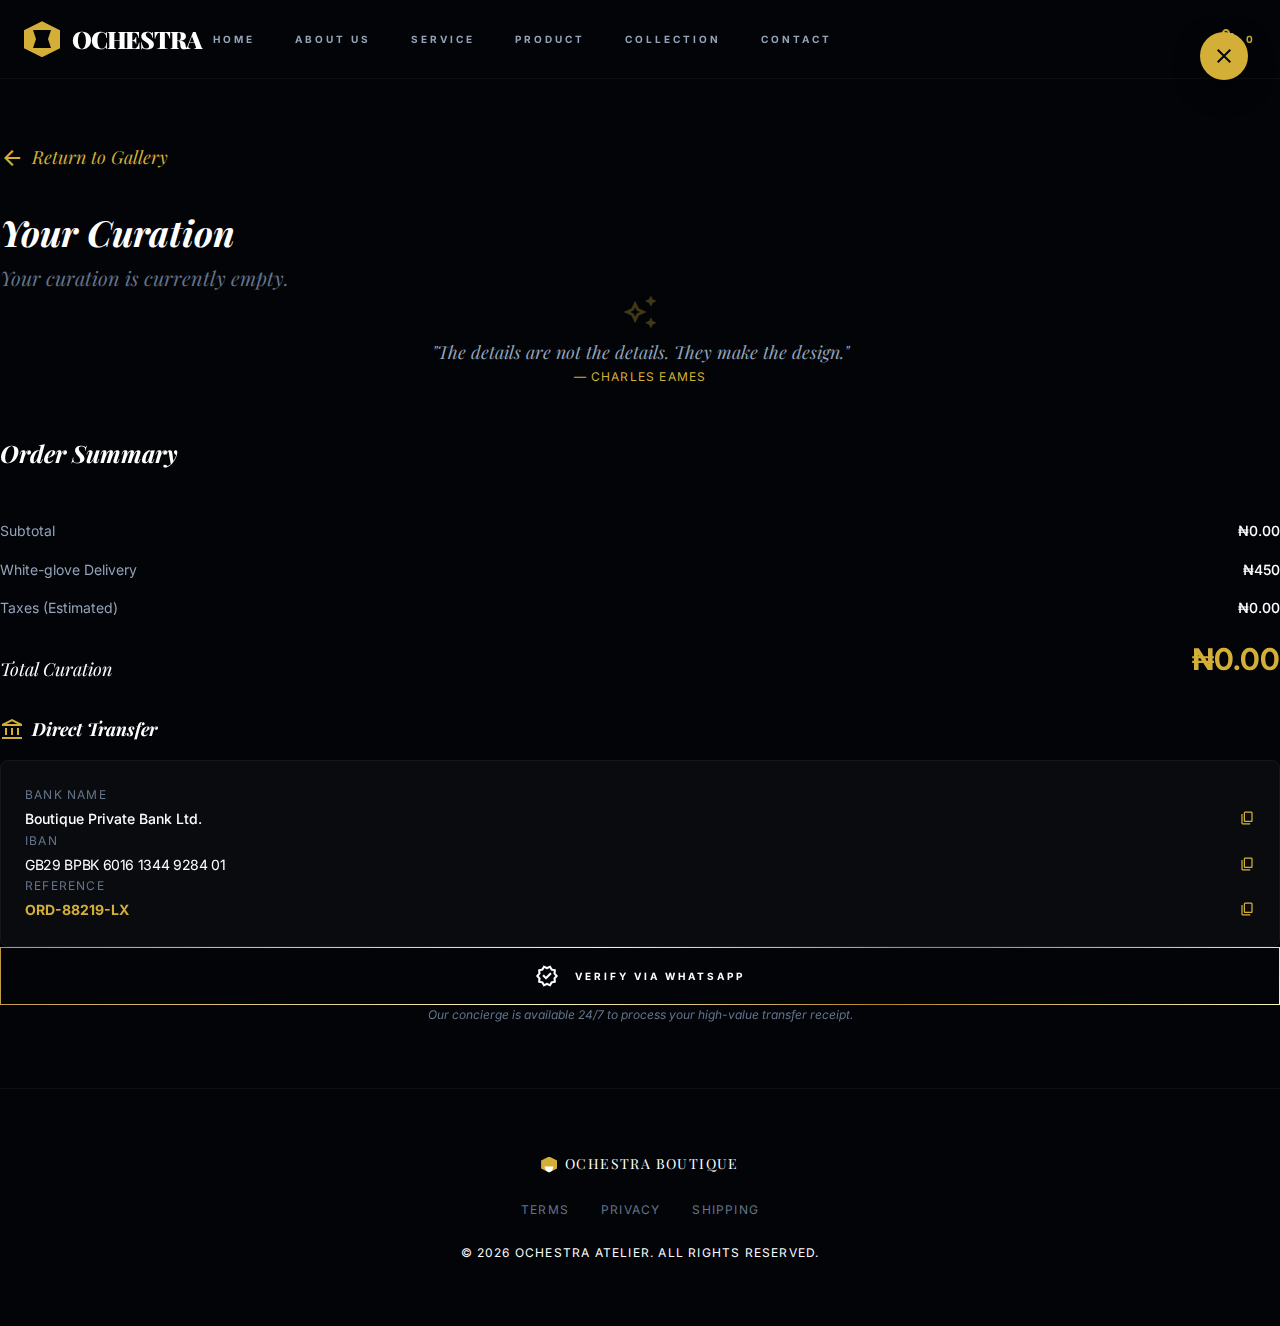
<file: cart.html>
<!DOCTYPE html>
<html lang="en">

<head>
    <meta charset="utf-8" />
    <meta content="width=device-width, initial-scale=1.0" name="viewport" />
    <title>Ochestra: The Boutique Cart</title>
        <link rel="preload" href="https://fonts.googleapis.com/css2?family=Inter:wght@300;400;500;600;700;900&family=Playfair+Display:ital,wght@0,400;0,700;0,900;1,400&display=swap" as="style">
    <link
        href="https://fonts.googleapis.com/css2?family=Inter:wght@300;400;500;600;700&amp;family=Playfair+Display:ital,wght@0,400;0,700;1,400&amp;display=swap"
        rel="stylesheet" />
    <link
        href="https://fonts.googleapis.com/css2?family=Material+Symbols+Outlined:wght,FILL@100..700,0..1&amp;display=swap"
        rel="stylesheet" />
    <link rel="stylesheet" href="css/style.css">
    <style>
        .cart-item-img {
            width: 7rem;
            height: 9rem;
            object-fit: cover;
            border: 1px solid rgba(212, 175, 55, 0.1);
            transition: transform 0.4s cubic-bezier(0.165, 0.84, 0.44, 1);
        }

        .cart-item-card {
            background: rgba(255, 255, 255, 0.02);
            border: 1px solid rgba(255, 255, 255, 0.05);
            transition: all 0.3s ease;
            position: relative;
            overflow: hidden;
        }

        .cart-item-card:hover {
            background: rgba(255, 255, 255, 0.04);
            border-color: rgba(212, 175, 55, 0.2);
            transform: translateY(-2px);
        }

        .cart-item-card:hover .cart-item-img {
            transform: scale(1.02);
        }

        .summary-sticky {
            position: sticky;
            top: 2rem;
        }

        .payment-card {
            background: rgba(255, 255, 255, 0.03);
            border-radius: 0.5rem;
            padding: 1.5rem;
            border: 1px solid rgba(255, 255, 255, 0.05);
        }

        .qty-control {
            display: flex;
            align-items: center;
            gap: 1.25rem;
            padding: 0.5rem 1rem;
            background: rgba(255, 255, 255, 0.03);
            border: 1px solid rgba(255, 255, 255, 0.08);
            border-radius: 2rem;
        }

        .qty-btn {
            width: 1.5rem;
            height: 1.5rem;
            display: flex;
            align-items: center;
            justify-content: center;
            color: var(--color-gold);
            opacity: 0.6;
            transition: all 0.2s ease;
        }

        .qty-btn:hover {
            opacity: 1;
            transform: scale(1.2);
        }

        .remove-btn {
            color: var(--color-slate-500);
            font-size: 0.625rem;
            text-transform: uppercase;
            letter-spacing: 0.2em;
            font-weight: 700;
            display: flex;
            align-items: center;
            gap: 0.5rem;
            transition: all 0.3s ease;
        }

        .remove-btn:hover {
            color: #ef4444;
        }

        .close-cart-btn {
            position: fixed;
            top: 2rem;
            right: 2rem;
            z-index: 1000;
            background: var(--color-gold);
            color: var(--color-midnight);
            width: 3rem;
            height: 3rem;
            border-radius: 50%;
            display: flex;
            align-items: center;
            justify-content: center;
            box-shadow: 0 10px 25px rgba(0, 0, 0, 0.5);
            transition: all 0.3s ease;
        }

        .close-cart-btn:hover {
            transform: rotate(90deg) scale(1.1);
            background: var(--color-white);
        }
    </style>
</head>

<body class="bg-midnight text-white min-h-screen">
    <button class="close-cart-btn" onclick="window.history.back()" title="Close Cart">
        <span class="material-symbols-outlined">close</span>
    </button>

    <header>
        <div class="container flex justify-between items-center">
            <div class="logo-container">
                <a class="logo-container" href="index.html">
                    <div class="logo-icon">
                        <svg fill="none" viewbox="0 0 48 48" xmlns="http://www.w3.org/2000/svg">
                            <path d="M6 6H42L36 24L42 42H6L12 24L6 6Z" fill="var(--color-midnight)"></path>
                        </svg>
                    </div>
                    <h2 class="logo-text">OCHESTRA</h2>
                </a>
                <nav class="nav-menu">
                    <a class="nav-link" href="index.html">Home</a>
                    <a class="nav-link" href="aboutus.html">About Us</a>
                    <a class="nav-link" href="services.html">Service</a>
                    <a class="nav-link" href="product.html">Product</a>
                    <a class="nav-link" href="collections.html">Collection</a>
                    <a class="nav-link" href="contact.html">Contact</a>
                </nav>
            </div>
            <div class="flex gap-4">
                <a href="cart.html" class="nav-link flex items-center gap-2">
                    <span class="material-symbols-outlined">shopping_bag</span>
                    <span class="cart-counter">0</span>
                </a>
            </div>
        </div>
    </header>

    <main class="container" style="padding: 4rem 0;">
        <div class="grid grid-cols-12 gap-12 flex-col-mobile">
            <!-- Left Side: Curated Items -->
            <div style="grid-column: span 12;" class="lg:col-span-8">
                <div class="flex items-center justify-between mb-8">
                    <a class="font-serif italic text-gold text-lg flex items-center gap-2 hover:opacity-80 transition-opacity"
                        href="product.html">
                        <span class="material-symbols-outlined">arrow_back</span>
                        Return to Gallery
                    </a>
                    <button onclick="clearCart()" id="clear-cart-btn" class="btn-secondary flex items-center gap-2" 
                        style="display: none; border: 1px solid #ef4444; color: #ef4444;">
                        <span class="material-symbols-outlined">delete_outline</span>
                        Clear Cart
                    </button>
                </div>

                <h1 class="text-4xl font-serif italic mb-10">Your Curation</h1>

                <div id="cart-items-container" class="flex flex-col gap-8">
                    <!-- Items will be injected by JS -->
                    <div class="text-slate-500 font-serif italic text-xl">Your curation is currently empty.</div>
                </div>

                <div
                    class="mt-12 p-8 border border-dashed border-slate-700 rounded-xl flex flex-col items-center text-center">
                    <span class="material-symbols-outlined text-4xl text-gold"
                        style="opacity: 0.3; margin-bottom: 0.5rem;">auto_awesome</span>
                    <p class="text-slate-400 font-serif italic text-lg">"The details are not the details. They make the
                        design."</p>
                    <p class="text-gold text-xs uppercase tracking-widest mt-2">— Charles Eames</p>
                </div>
            </div>

            <!-- Right Side: Order Summary -->
            <aside style="grid-column: span 12;" class="lg:col-span-4">
                <div class="summary-sticky flex flex-col gap-8 bg-midnight-light p-8 rounded-xl border border-white/5">
                    <h2 class="text-2xl font-serif italic mb-4">Order Summary</h2>
                    <div class="flex flex-col gap-4 text-sm">
                        <div class="flex justify-between">
                            <span class="text-slate-400">Subtotal</span>
                            <span class="text-white font-medium" id="cart-subtotal">₦0</span>
                        </div>
                        <div class="flex justify-between">
                            <span class="text-slate-400">White-glove Delivery</span>
                            <span class="text-white font-medium">₦450</span>
                        </div>
                        <div class="flex justify-between">
                            <span class="text-slate-400">Taxes (Estimated)</span>
                            <span class="text-white font-medium" id="cart-tax">₦0</span>
                        </div>
                        <div class="pt-4 border-t border-white/10 flex justify-between items-end">
                            <span class="text-lg font-serif italic">Total Curation</span>
                            <span class="text-3xl font-bold text-gold" id="cart-total">₦0</span>
                        </div>
                    </div>

                    <!-- Payment Section -->
                    <div class="mt-4 space-y-6">
                        <div class="flex items-center gap-2 mb-4">
                            <span class="material-symbols-outlined text-gold">account_balance</span>
                            <h3 class="font-serif italic text-lg text-white">Direct Transfer</h3>
                        </div>
                        <div class="payment-card space-y-4">
                            <div>
                                <p class="text-xs uppercase tracking-widest text-slate-500 mb-1">Bank Name</p>
                                <div class="flex justify-between items-center">
                                    <p class="text-sm font-medium">Boutique Private Bank Ltd.</p>
                                    <button class="text-gold"><span
                                            class="material-symbols-outlined text-base">content_copy</span></button>
                                </div>
                            </div>
                            <div>
                                <p class="text-xs uppercase tracking-widest text-slate-500 mb-1">IBAN</p>
                                <div class="flex justify-between items-center">
                                    <p class="text-sm font-mono tracking-tight">GB29 BPBK 6016 1344 9284 01</p>
                                    <button class="text-gold"><span
                                            class="material-symbols-outlined text-base">content_copy</span></button>
                                </div>
                            </div>
                            <div>
                                <p class="text-xs uppercase tracking-widest text-slate-500 mb-1">Reference</p>
                                <div class="flex justify-between items-center">
                                    <p class="text-sm font-bold text-gold">ORD-88219-LX</p>
                                    <button class="text-gold"><span
                                            class="material-symbols-outlined text-base">content_copy</span></button>
                                </div>
                            </div>
                        </div>

                        <button class="w-full btn-primary"
                            style="display: flex; align-items: center; justify-content: center; gap: 1rem;">
                            <span class="material-symbols-outlined">verified</span>
                            <span>Verify via WhatsApp</span>
                        </button>

                        <p class="text-center text-xs text-slate-500 leading-relaxed italic">
                            Our concierge is available 24/7 to process your high-value transfer receipt.
                        </p>
                    </div>
                </div>
            </aside>
        </div>
    </main>

    <footer class="bg-midnight" style="border-top: 1px solid rgba(255,255,255,0.05); padding: 4rem 0;">
        <div class="container flex flex-col md:flex-row justify-between items-center gap-6">
            <div class="flex items-center gap-2">
                <div class="logo-icon" style="width: 1rem; height: 1rem; padding: 0.125rem;">
                    <svg fill="none" viewbox="0 0 48 48" xmlns="http://www.w3.org/2000/svg">
                        <path d="M6 6H42L36 24L42 42H6L12 24L6 6Z" fill="currentColor"></path>
                    </svg>
                </div>
                <span class="font-serif text-sm tracking-widest uppercase">Ochestra Boutique</span>
            </div>
            <div class="flex gap-8 text-xs uppercase tracking-widest text-slate-500">
                <a class="hover:text-gold" href="#">Terms</a>
                <a class="hover:text-gold" href="#">Privacy</a>
                <a class="hover:text-gold" href="#">Shipping</a>
            </div>
            <p class="text-xs text-slate-600 uppercase tracking-widest">© 2026 Ochestra Atelier. All Rights Reserved.
            </p>
        </div>
    </footer>

    <script src="js/main.js"></script>
    <script>
        document.addEventListener('DOMContentLoaded', () => {
            const itemsContainer = document.getElementById('cart-items-container');
            const subtotalEl = document.getElementById('cart-subtotal');
            const taxEl = document.getElementById('cart-tax');
            const totalEl = document.getElementById('cart-total');

            function renderCart() {
                const cart = JSON.parse(localStorage.getItem('ochestra_cart')) || [];
                const clearBtn = document.getElementById('clear-cart-btn');

                if (cart.length === 0) {
                    itemsContainer.innerHTML = '<div class="text-slate-500 font-serif italic text-xl">Your curation is currently empty.</div>';
                    updateTotals(0);
                    if (clearBtn) clearBtn.style.display = 'none';
                    return;
                }

                // Show clear button when cart has items
                if (clearBtn) clearBtn.style.display = 'flex';

                itemsContainer.innerHTML = '';
                let subtotal = 0;

                cart.forEach((item, index) => {
                    const price = parseFloat(item.price.replace(/[^0-9.]/g, ''));
                    const itemTotal = price * item.quantity;
                    subtotal += itemTotal;

                    const itemHtml = `
                        <div class="cart-item-card p-6 rounded-lg flex flex-col sm:flex-row gap-8 items-center">
                            <div class="relative overflow-hidden rounded-md">
                                <img src="${item.image}" alt="${item.name}" class="cart-item-img"loading="lazy">
                            </div>
                            
                            <div class="flex-1 flex flex-col gap-2 text-center sm:text-left">
                                <span class="text-gold uppercase font-bold tracking-[0.3em]" style="font-size: 0.6rem;">${item.category}</span>
                                <h3 class="text-white text-2xl font-serif italic mb-1">${item.name}</h3>
                                <p class="text-slate-400 font-light text-sm line-clamp-1">Hand-finished masterpiece from the Ochestra atelier.</p>
                                <div class="mt-4 flex items-center justify-center sm:justify-start gap-4">
                                    <span class="text-xl font-medium text-white">${item.price}</span>
                                </div>
                            </div>

                            <div class="flex flex-col items-center sm:items-end gap-8">
                                <div class="qty-control">
                                    <button class="qty-btn" onclick="updateQty(${index}, -1)">
                                        <span class="material-symbols-outlined" style="font-size: 1.2rem;">remove</span>
                                    </button>
                                    <span class="text-sm font-bold w-4 text-center">${item.quantity}</span>
                                    <button class="qty-btn" onclick="updateQty(${index}, 1)">
                                        <span class="material-symbols-outlined" style="font-size: 1.2rem;">add</span>
                                    </button>
                                </div>
                                <button onclick="removeItem(${index})" class="remove-btn">
                                    <span class="material-symbols-outlined" style="font-size: 1rem;">close</span>
                                    Remove
                                </button>
                            </div>
                        </div>
                    `;
                    itemsContainer.innerHTML += itemHtml;
                });

                updateTotals(subtotal);
            }

            function updateTotals(subtotal) {
                const delivery = subtotal > 0 ? 450 : 0;
                const tax = subtotal * 0.08;
                const total = subtotal + delivery + tax;

                subtotalEl.textContent = `₦${subtotal.toLocaleString(undefined, { minimumFractionDigits: 2, maximumFractionDigits: 2 })}`;
                taxEl.textContent = `₦${tax.toLocaleString(undefined, { minimumFractionDigits: 2, maximumFractionDigits: 2 })}`;
                totalEl.textContent = `₦${total.toLocaleString(undefined, { minimumFractionDigits: 2, maximumFractionDigits: 2 })}`;
            }

            window.updateQty = function (index, delta) {
                let cart = JSON.parse(localStorage.getItem('ochestra_cart')) || [];
                cart[index].quantity += delta;
                if (cart[index].quantity < 1) cart[index].quantity = 1;
                localStorage.setItem('ochestra_cart', JSON.stringify(cart));
                renderCart();
                if (window.updateCartCounter) window.updateCartCounter();
            };

            window.removeItem = function (index) {
                let cart = JSON.parse(localStorage.getItem('ochestra_cart')) || [];
                cart.splice(index, 1);
                localStorage.setItem('ochestra_cart', JSON.stringify(cart));
                renderCart();
                if (window.updateCartCounter) window.updateCartCounter();
            };

            window.clearCart = function () {
                if (confirm('Are you sure you want to clear your entire cart? This action cannot be undone.')) {
                    localStorage.removeItem('ochestra_cart');
                    renderCart();
                    if (window.updateCartCounter) window.updateCartCounter();
                }
            };

            // Link copy logic
            document.querySelectorAll('.material-symbols-outlined').forEach(icon => {
                if (icon.textContent === 'content_copy') {
                    icon.parentElement.addEventListener('click', () => {
                        const text = icon.parentElement.previousElementSibling.textContent;
                        navigator.clipboard.writeText(text);
                        alert('Copied to clipboard');
                    });
                }
            });

            renderCart();
        });
    </script>
</body>

</html>
</file>
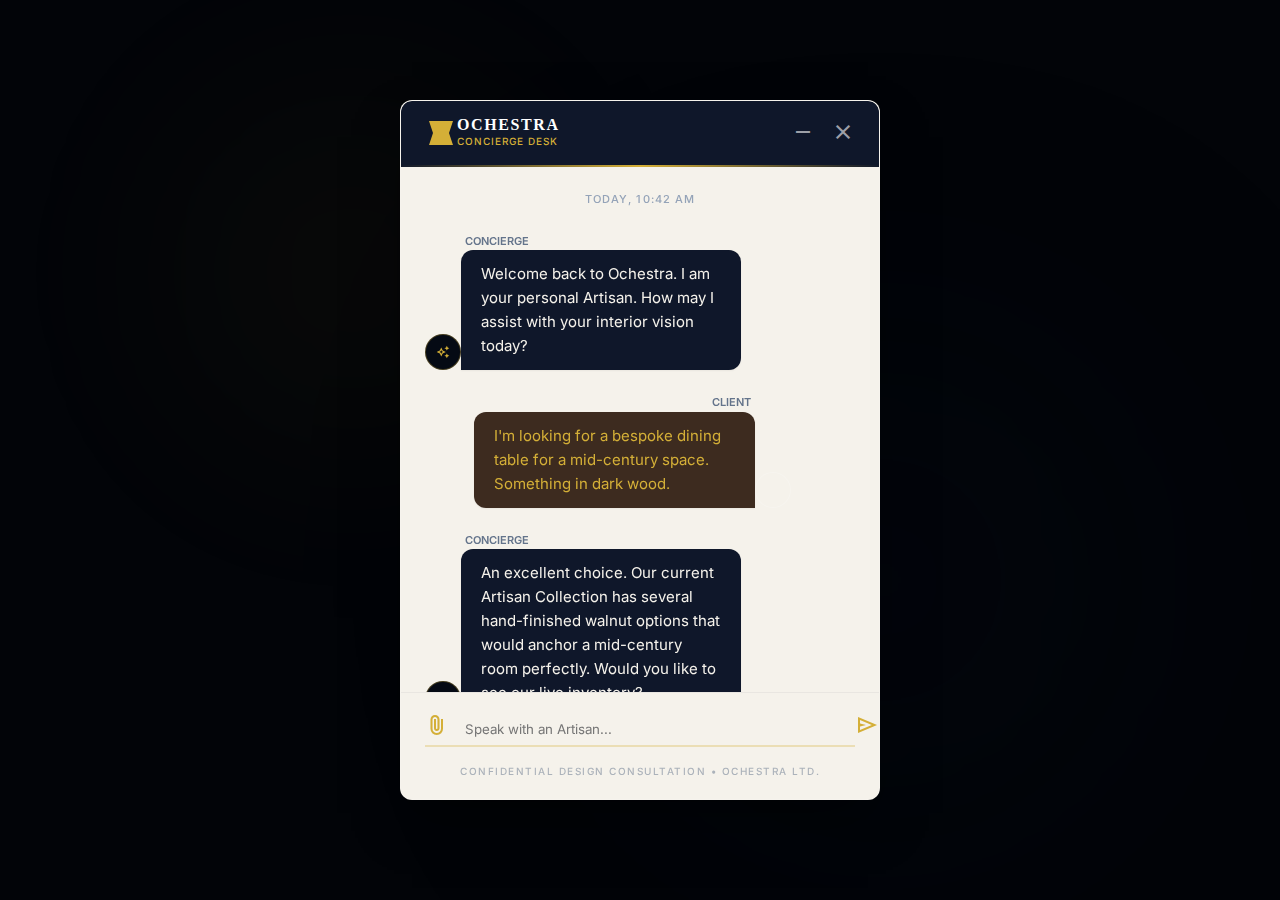
<file: chat.html>
<!DOCTYPE html>
<html lang="en">

<head>
    <meta charset="utf-8" />
    <meta content="width=device-width, initial-scale=1.0" name="viewport" />
    <title>Ochestra Concierge Chat</title>
        <link rel="preload" href="https://fonts.googleapis.com/css2?family=Inter:wght@300;400;500;600;700;900&family=Playfair+Display:ital,wght@0,400;0,700;0,900;1,400&display=swap" as="style">
    <link href="https://fonts.googleapis.com/css2?family=Inter:wght@300;400;500;600;700&amp;display=swap"
        rel="stylesheet" />
    <link
        href="https://fonts.googleapis.com/css2?family=Material+Symbols+Outlined:wght,FILL@100..700,0..1&amp;display=swap"
        rel="stylesheet" />
    <link rel="stylesheet" href="css/style.css">
    <style>
        body {
            height: 100vh;
            display: flex;
            align-items: center;
            justify-content: center;
            overflow: hidden;
            background-color: var(--color-midnight);
        }

        @media (max-width: 768px) {
            body {
                padding: 0.5rem;
            }

            .chat-container {
                max-width: 100% !important;
                width: 100% !important;
                height: 100vh !important;
                max-height: 100vh !important;
            }

            .chat-header {
                padding: 1rem;
            }

            .chat-scroll-area {
                max-height: calc(100vh - 8rem) !important;
                padding: 1rem;
                gap: 1rem !important;
            }

            .chat-input-area {
                padding: 1rem;
            }

            .chat-input {
                padding: 0.75rem !important;
                font-size: 1rem !important;
            }

            .message-bubble {
                font-size: 0.875rem !important;
                padding: 0.75rem 1rem !important;
            }

            .flex {
                flex-wrap: wrap;
            }

            [style*="max-width: 85%"] {
                max-width: 95% !important;
            }
        }

        @media (max-width: 480px) {
            .chat-scroll-area {
                gap: 0.75rem !important;
            }

            .chat-header {
                padding: 0.75rem;
                flex-wrap: wrap;
            }

            .message-bubble {
                font-size: 0.75rem !important;
                padding: 0.5rem 0.75rem !important;
            }

            [style*="width: 2.25rem"] {
                width: 1.75rem !important;
                height: 1.75rem !important;
            }

            [style*="width: 2rem"] {
                width: 1.5rem !important;
                height: 1.5rem !important;
            }
        }
    </style>
</head>

<body>
    <div class="fixed inset-0" style="z-index: -1; opacity: 0.4; pointer-events: none;">
        <div class="absolute"
            style="top: 5rem; left: 10rem; width: 24rem; height: 24rem; background: rgba(212,175,55,0.1); border-radius: 50%; filter: blur(120px);">
        </div>
        <div class="absolute"
            style="bottom: 5rem; right: 10rem; width: 30rem; height: 30rem; background-color: var(--color-midnight-light); border-radius: 50%; filter: blur(150px);">
        </div>
    </div>

    <div class="chat-container relative">
        <header class="chat-header">
            <div class="flex items-center gap-3">
                <div style="width: 2rem; height: 2rem; color: var(--color-gold);">
                    <svg fill="none" viewBox="0 0 48 48" xmlns="http://www.w3.org/2000/svg">
                        <path d="M6 6H42L36 24L42 42H6L12 24L6 6Z" fill="currentColor"></path>
                    </svg>
                </div>
                <div class="flex flex-col">
                    <h2
                        style="font-size: 1rem; font-weight: 700; text-transform: uppercase; letter-spacing: 0.1em; line-height: 1;">
                        Ochestra</h2>
                    <span
                        style="color: var(--color-gold); font-size: 0.625rem; text-transform: uppercase; letter-spacing: 0.1em; font-weight: 500;">Concierge
                        Desk</span>
                </div>
            </div>
            <div class="flex gap-4">
                <button style="color: rgba(255,255,255,0.6);">
                    <span class="material-symbols-outlined">remove</span>
                </button>
                <button style="color: rgba(255,255,255,0.6);" onclick="location.href='index.html'">
                    <span class="material-symbols-outlined">close</span>
                </button>
            </div>
        </header>

        <div class="chat-scroll-area flex flex-col gap-6">
            <div class="flex justify-center">
                <p
                    style="font-size: 0.6875rem; font-weight: 500; color: var(--color-slate-400); text-transform: uppercase; letter-spacing: 0.1em;">
                    Today, 10:42 AM</p>
            </div>

            <!-- Message 1 -->
            <div class="flex items-end gap-3" style="max-width: 85%;">
                <div
                    style="width: 2.25rem; height: 2.25rem; border-radius: 50%; background-color: var(--color-midnight-light); border: 1px solid rgba(212,175,55,0.3); display: flex; align-items: center; justify-content: center; flex-shrink: 0;">
                    <span class="material-symbols-outlined text-gold" style="font-size: 0.875rem;">auto_awesome</span>
                </div>
                <div>
                    <p
                        style="font-size: 0.6875rem; color: var(--color-slate-500); font-weight: 600; text-transform: uppercase; margin-left: 0.25rem;">
                        Concierge</p>
                    <div class="message-bubble message-concierge">
                        Welcome back to Ochestra. I am your personal Artisan. How may I assist with your interior vision
                        today?
                    </div>
                </div>
            </div>

            <!-- Message 2 -->
            <div class="flex items-end gap-3 justify-end ml-auto" style="max-width: 85%;">
                <div class="flex flex-col items-end">
                    <p
                        style="font-size: 0.6875rem; color: var(--color-slate-500); font-weight: 600; text-transform: uppercase; margin-right: 0.25rem;">
                        Client</p>
                    <div class="message-bubble message-client">
                        I'm looking for a bespoke dining table for a mid-century space. Something in dark wood.
                    </div>
                </div>
                <div
                    style="width: 2.25rem; height: 2.25rem; border-radius: 50%; border: 1px solid rgba(255,255,255,0.2); background-image: url('https://lh3.googleusercontent.com/aida-public/[base64]'); background-size: cover; flex-shrink: 0;">
                </div>
            </div>

            <!-- Message 3 -->
            <div class="flex items-end gap-3" style="max-width: 85%;">
                <div
                    style="width: 2.25rem; height: 2.25rem; border-radius: 50%; background-color: var(--color-midnight-light); border: 1px solid rgba(212,175,55,0.3); display: flex; align-items: center; justify-content: center; flex-shrink: 0;">
                    <span class="material-symbols-outlined text-gold" style="font-size: 0.875rem;">auto_awesome</span>
                </div>
                <div>
                    <p
                        style="font-size: 0.6875rem; color: var(--color-slate-500); font-weight: 600; text-transform: uppercase; margin-left: 0.25rem;">
                        Concierge</p>
                    <div class="message-bubble message-concierge">
                        An excellent choice. Our current Artisan Collection has several hand-finished walnut options
                        that would anchor a mid-century room perfectly. Would you like to see our live inventory?
                    </div>
                </div>
            </div>

            <div
                style="padding: 0 0.25rem; display: flex; align-items: center; gap: 0.5rem; font-size: 0.75rem; color: var(--color-gold); font-weight: 500;">
                <span class="flex gap-1">
                    <span
                        style="width: 0.25rem; height: 0.25rem; background-color: var(--color-gold); border-radius: 50%;"></span>
                    <span
                        style="width: 0.25rem; height: 0.25rem; background-color: rgba(212,175,55,0.6); border-radius: 50%;"></span>
                    <span
                        style="width: 0.25rem; height: 0.25rem; background-color: rgba(212,175,55,0.3); border-radius: 50%;"></span>
                </span>
                Artisan is typing...
            </div>
        </div>

        <div class="chat-input-area">
            <div class="relative group">
                <button class="absolute left-0" style="color: var(--color-gold);">
                    <span class="material-symbols-outlined">attach_file</span>
                </button>
                <input class="chat-input" placeholder="Speak with an Artisan..." type="text" />
                <button class="absolute right-0" style="color: var(--color-gold);">
                    <span class="material-symbols-outlined">send</span>
                </button>
            </div>
            <p
                style="margin-top: 1rem; font-size: 0.625rem; text-align: center; color: var(--color-slate-500); opacity: 0.5; text-transform: uppercase; letter-spacing: 0.15em; font-weight: 500;">
                Confidential Design Consultation • Ochestra Ltd.
            </p>
        </div>
    </div>
</body>

</html>
</file>
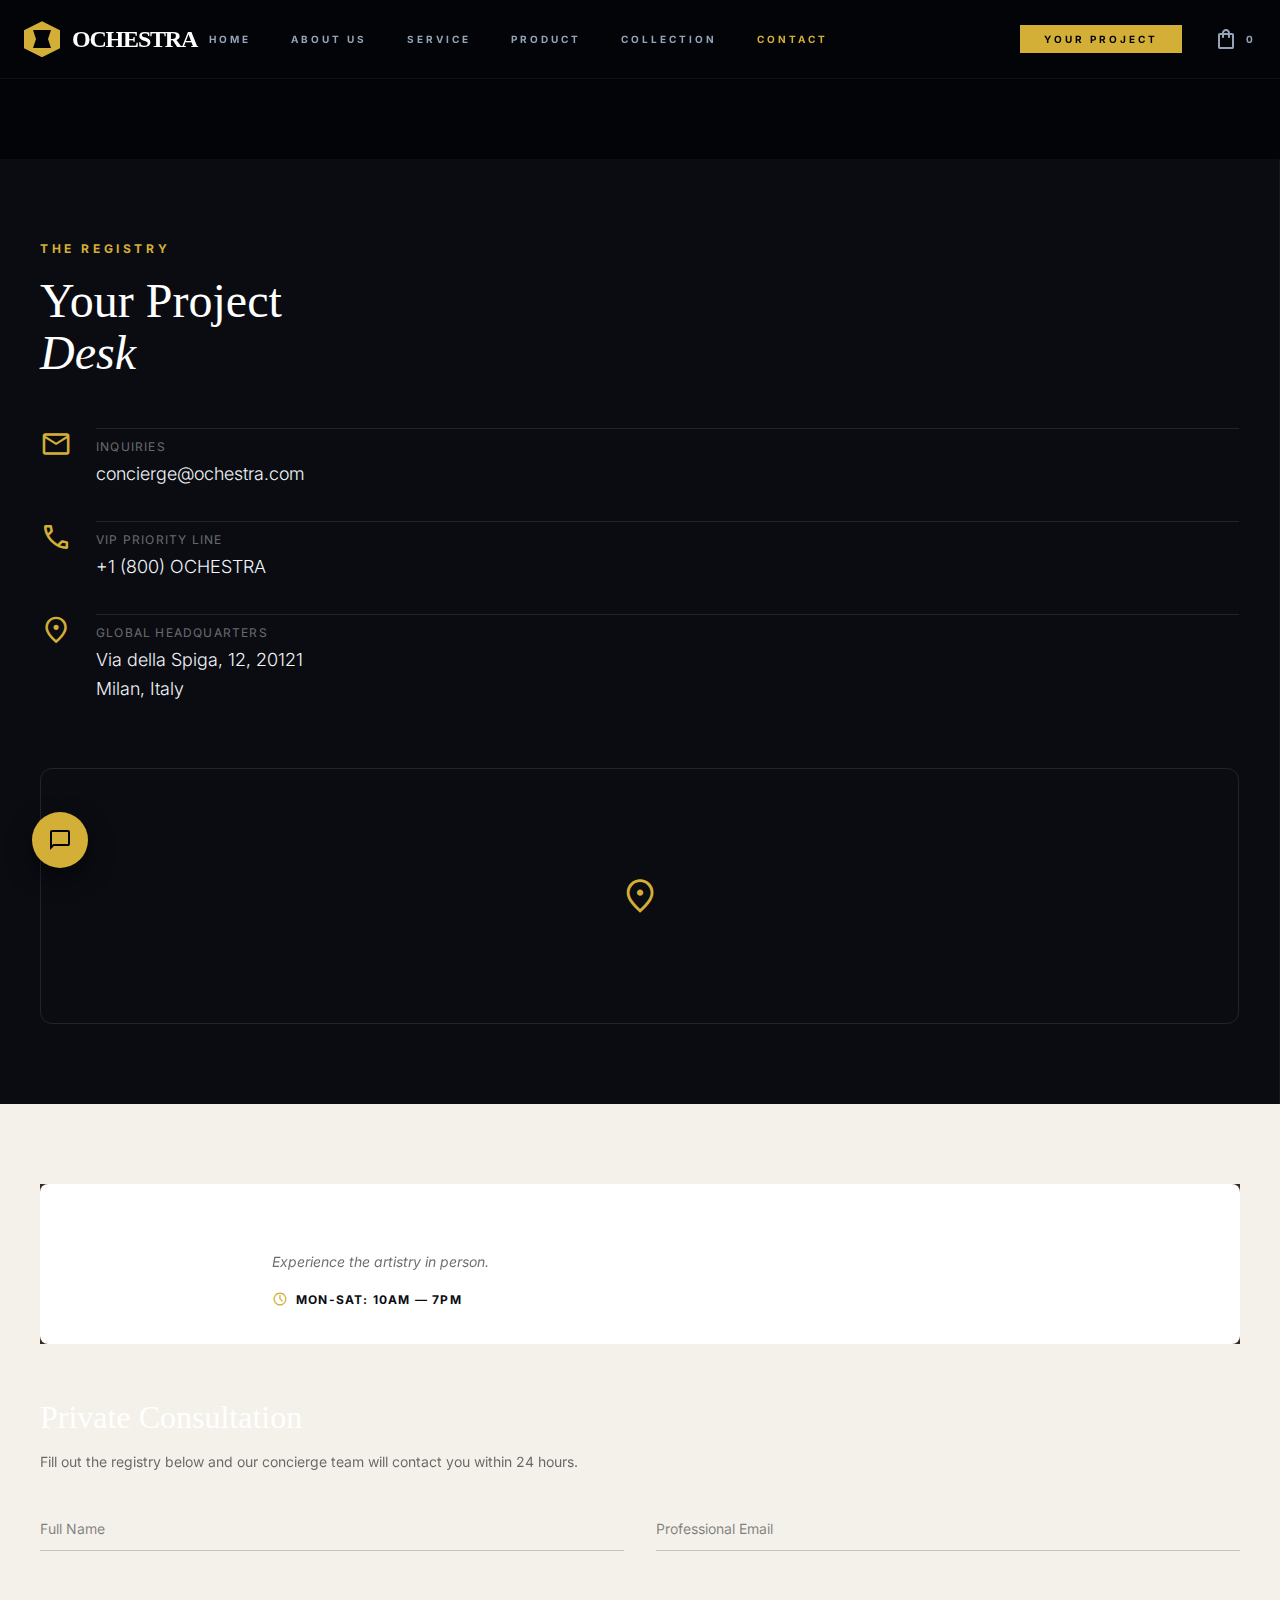
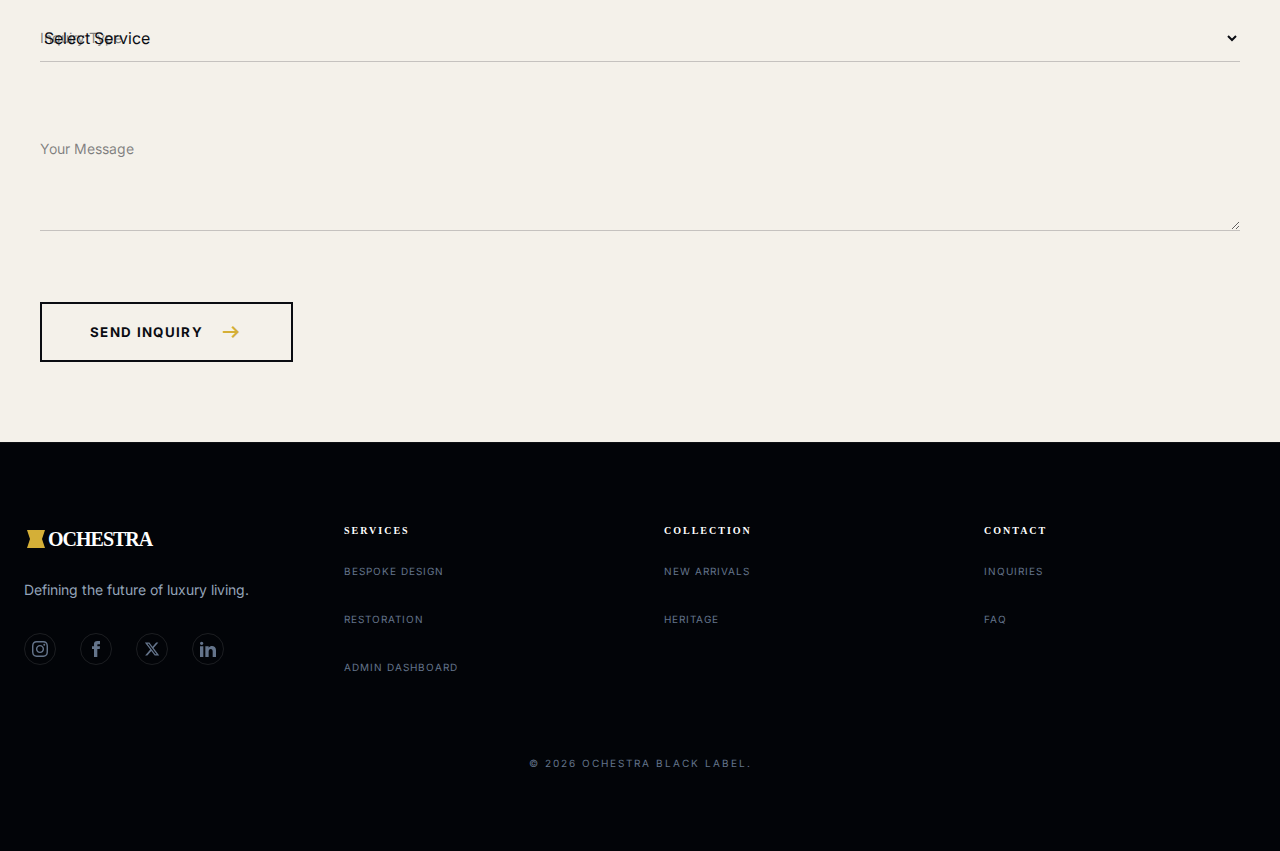
<file: contact.html>
<!DOCTYPE html>
<html lang="en">

<head>
    <meta charset="utf-8" />
    <meta content="width=device-width, initial-scale=1.0" name="viewport" />
    <title>Contact Ochestra | The Concierge Desk</title>
        <link rel="preload" href="https://fonts.googleapis.com/css2?family=Inter:wght@300;400;500;600;700;900&family=Playfair+Display:ital,wght@0,400;0,700;0,900;1,400&display=swap" as="style">
    <link
        href="https://fonts.googleapis.com/css2?family=Material+Symbols+Outlined:wght,FILL@100..700,0..1&amp;display=swap"
        rel="stylesheet" />
    <link href="https://fonts.googleapis.com/css2?family=Inter:wght@100;300;400;500;700;900&amp;display=swap"
        rel="stylesheet" />
    <link rel="stylesheet" href="css/style.css">
</head>

<body>
    <header>
        <div class="container flex justify-between items-center">
            <div class="logo-container">
                <a class="logo-container" href="index.html">
                    <div class="logo-icon">
                        <svg class="text-midnight" fill="none" viewBox="0 0 48 48" xmlns="http://www.w3.org/2000/svg"
                            style="color: #020408;">
                            <path d="M6 6H42L36 24L42 42H6L12 24L6 6Z" fill="currentColor"></path>
                        </svg>
                    </div>
                    <h2 class="logo-text">OCHESTRA</h2>
                </a>

                <nav class="nav-menu">
                    <a class="nav-link" href="index.html" id="nav-home">Home</a>
                    <a class="nav-link" href="aboutus.html" id="nav-about">About Us</a>
                    <a class="nav-link" href="services.html" id="nav-services">Service</a>
                    <a class="nav-link" href="product.html" id="nav-product">Product</a>
                    <a class="nav-link" href="collections.html" id="nav-collections">Collection</a>
                    <a class="nav-link" href="contact.html" id="nav-contact">Contact</a>
                </nav>
            </div>

            <div class="flex items-center gap-8">
                <button class="nav-link hidden-lg" onclick="location.href='project.html'"
                    style="display: block; background-color: var(--color-gold); color: var(--color-midnight); padding: 0.5rem 1.5rem;">Your
                    Project</button>
                <a href="cart.html" class="nav-link flex items-center gap-2">
                    <span class="material-symbols-outlined">shopping_bag</span>
                    <span class="cart-counter">0</span>
                </a>
                <button class="mobile-toggle">
                    <span class="material-symbols-outlined">menu</span>
                </button>
            </div>
        </div>
    </header>

    <main class="flex flex-col md:flex-row" style="min-height: calc(100vh - 80px); margin-top: 80px;">
        <!-- Left Section -->
        <section
            style="flex: 1; background-color: #0a0c12; padding: 5rem 2.5rem; border-right: 1px solid rgba(255,255,255,0.05); display: flex; flex-direction: column; justify-content: space-between;">
            <div style="margin-bottom: 3rem;">
                <span class="text-gold uppercase"
                    style="font-size: 0.75rem; font-weight: 700; letter-spacing: 0.3em; display: block; margin-bottom: 1rem;">The
                    Registry</span>
                <h1 style="font-size: 3rem; font-weight: 300; line-height: 1.1;">Your Project<br /><span
                        class="font-serif italic">Desk</span></h1>
            </div>

            <div class="flex flex-col gap-8">
                <div class="flex items-start gap-6 group">
                    <span class="material-symbols-outlined text-gold" style="font-size: 2rem;">mail</span>
                    <div style="flex-grow: 1; border-top: 1px solid rgba(255,255,255,0.1); padding-top: 0.5rem;">
                        <p class="uppercase"
                            style="color: rgba(255,255,255,0.4); font-size: 0.75rem; letter-spacing: 0.1em; margin-bottom: 0.25rem;">
                            Inquiries</p>
                        <p style="font-size: 1.125rem; font-weight: 300;">concierge@ochestra.com</p>
                    </div>
                </div>

                <div class="flex items-start gap-6 group">
                    <span class="material-symbols-outlined text-gold" style="font-size: 2rem;">call</span>
                    <div style="flex-grow: 1; border-top: 1px solid rgba(255,255,255,0.1); padding-top: 0.5rem;">
                        <p class="uppercase"
                            style="color: rgba(255,255,255,0.4); font-size: 0.75rem; letter-spacing: 0.1em; margin-bottom: 0.25rem;">
                            VIP Priority Line</p>
                        <p style="font-size: 1.125rem; font-weight: 300;">+1 (800) OCHESTRA</p>
                    </div>
                </div>

                <div class="flex items-start gap-6 group">
                    <span class="material-symbols-outlined text-gold" style="font-size: 2rem;">location_on</span>
                    <div style="flex-grow: 1; border-top: 1px solid rgba(255,255,255,0.1); padding-top: 0.5rem;">
                        <p class="uppercase"
                            style="color: rgba(255,255,255,0.4); font-size: 0.75rem; letter-spacing: 0.1em; margin-bottom: 0.25rem;">
                            Global Headquarters</p>
                        <p style="font-size: 1.125rem; font-weight: 300;">Via della Spiga, 12, 20121 <br />Milan, Italy
                        </p>
                    </div>
                </div>
            </div>

            <div class="relative group"
                style="margin-top: 4rem; height: 16rem; border-radius: 0.75rem; overflow: hidden; border: 1px solid rgba(255,255,255,0.1);">
                <div
                    style="width: 100%; height: 100%; background-image: url('https://lh3.googleusercontent.com/aida-public/[base64]'); background-size: cover; background-position: center; filter: grayscale(100%) contrast(1.25) brightness(0.5);">
                </div>
                <div class="absolute inset-0 flex items-center justify-center">
                    <span class="material-symbols-outlined text-gold" style="font-size: 2.5rem;">location_on</span>
                </div>
            </div>
        </section>

        <!-- Right Section -->
        <section style="flex: 1; background-color: #f4f1ea; padding: 5rem 2.5rem; color: #0a0c12;">
            <div class="walnut-grain p-1 rounded-xl shadow-2xl mb-12">
                <div style="background-color: white; padding: 1rem; border-radius: 0.5rem; display: flex; align-items: center; gap: 1.5rem;"
                    class="flex-col-mobile">
                    <div
                        style="width: 12rem; height: 8rem; background-image: url('https://lh3.googleusercontent.com/aida-public/[base64]'); background-size: cover; background-position: center; border-radius: 0.25rem;">
                    </div>
                    <div>
                        <h3 style="font-weight: 700; font-size: 1.25rem;">Visit our Showroom</h3>
                        <p style="opacity: 0.6; font-style: italic; font-size: 0.875rem; margin-bottom: 1rem;">
                            Experience the artistry in person.</p>
                        <div class="flex items-center gap-2 uppercase font-bold"
                            style="font-size: 0.75rem; letter-spacing: 0.1em;">
                            <span class="material-symbols-outlined text-gold" style="font-size: 1rem;">schedule</span>
                            <span>Mon-Sat: 10am — 7pm</span>
                        </div>
                    </div>
                </div>
            </div>

            <div class="flex flex-col gap-8">
                <div>
                    <h2 style="font-size: 2rem; font-weight: 300; margin-bottom: 0.5rem;">Private Consultation</h2>
                    <p style="opacity: 0.6; font-size: 0.875rem;">Fill out the registry below and our concierge team
                        will contact you within 24 hours.</p>
                </div>

                <form class="flex flex-col gap-8">
                    <div class="grid grid-cols-2 gap-8 flex-col-mobile">
                        <div class="form-group">
                            <input class="form-input" id="name" placeholder=" " type="text" />
                            <label class="form-label" for="name">Full Name</label>
                        </div>
                        <div class="form-group">
                            <input class="form-input" id="email" placeholder=" " type="email" />
                            <label class="form-label" for="email">Professional Email</label>
                        </div>
                    </div>

                    <div class="form-group">
                        <select class="form-select" id="service">
                            <option disabled="" selected="" value="">Select Service</option>
                            <option value="bespoke">Bespoke Furniture Design</option>
                            <option value="interior">Full Interior Curation</option>
                            <option value="order">Order Tracking &amp; Logistics</option>
                            <option value="press">Press &amp; Partnerships</option>
                        </select>
                        <label class="form-label" for="service">Inquiry Type</label>
                    </div>

                    <div class="form-group">
                        <textarea class="form-textarea" id="message" placeholder=" " rows="4"></textarea>
                        <label class="form-label" for="message">Your Message</label>
                    </div>

                    <button class="btn-contact-submit">
                        Send Inquiry
                        <span class="material-symbols-outlined text-gold">arrow_right_alt</span>
                    </button>
                </form>
            </div>
        </section>
    </main>

    <footer
        style="padding: 5rem 0; border-top: 1px solid rgba(255,255,255,0.05); background-color: var(--color-midnight);">
        <div class="container">
            <div class="grid grid-cols-4 gap-12 flex-col-mobile mb-16">
                <div>
                    <div class="flex items-center gap-3 mb-6">
                        <div style="width: 1.5rem; height: 1.5rem; color: var(--color-gold);">
                            <svg fill="none" viewBox="0 0 48 48" xmlns="http://www.w3.org/2000/svg">
                                <path d="M6 6H42L36 24L42 42H6L12 24L6 6Z" fill="currentColor"></path>
                            </svg>
                        </div>
                        <h2 class="logo-text" style="font-size: 1.25rem;">OCHESTRA</h2>
                    </div>
                    <p style="color: var(--color-slate-400); font-size: 0.875rem;">Defining the future of luxury living.
                    </p>
                    <div class="social-links">
                        <a href="#" class="social-link" aria-label="Instagram">
                            <svg viewBox="0 0 24 24">
                                <path
                                    d="M12 2.163c3.204 0 3.584.012 4.85.07 3.252.148 4.771 1.691 4.919 4.919.058 1.265.069 1.645.069 4.849 0 3.205-.012 3.584-.069 4.849-.149 3.225-1.664 4.771-4.919 4.919-1.266.058-1.644.07-4.85.07-3.204 0-3.584-.012-4.849-.07-3.26-.149-4.771-1.699-4.919-4.92-.058-1.265-.07-1.644-.07-4.849 0-3.204.013-3.583.07-4.849.149-3.227 1.664-4.771 4.919-4.919 1.266-.057 1.645-.069 4.849-.069zm0-2.163c-3.259 0-3.667.014-4.947.072-4.358.2-6.78 2.618-6.98 6.98-.059 1.281-.073 1.689-.073 4.948 0 3.259.014 3.668.072 4.948.2 4.358 2.618 6.78 6.98 6.98 1.281.058 1.689.072 4.948.072 3.259 0 3.668-.014 4.948-.072 4.354-.2 6.782-2.618 6.979-6.98.059-1.28.073-1.689.073-4.948 0-3.259-.014-3.667-.072-4.947-.196-4.354-2.617-6.78-6.979-6.98-1.281-.059-1.69-.073-4.949-.073zm0 5.838c-3.403 0-6.162 2.759-6.162 6.162s2.759 6.163 6.162 6.163 6.162-2.759 6.162-6.163c0-3.403-2.759-6.162-6.162-6.162zm0 10.162c-2.209 0-4-1.79-4-4 0-2.209 1.791-4 4-4s4 1.791 4 4c0 2.21-1.791 4-4 4zm6.406-11.845c-.796 0-1.441.645-1.441 1.44s.645 1.44 1.441 1.44c.795 0 1.439-.645 1.439-1.44s-.644-1.44-1.439-1.44z" />
                            </svg>
                        </a>
                        <a href="#" class="social-link" aria-label="Facebook">
                            <svg viewBox="0 0 24 24">
                                <path
                                    d="M9 8h-3v4h3v12h5v-12h3.642l.358-4h-4v-1.667c0-.955.192-1.333 1.115-1.333h2.885v-5h-3.808c-3.596 0-5.192 1.583-5.192 4.615v3.385z" />
                            </svg>
                        </a>
                        <a href="#" class="social-link" aria-label="X (Twitter)">
                            <svg viewBox="0 0 24 24" fill="currentColor">
                                <path
                                    d="M18.244 2.25h3.308l-7.227 8.26 8.502 11.24H16.17l-5.214-6.817L4.99 21.75H1.68l7.73-8.835L1.254 2.25H8.08l4.713 6.231zm-1.161 17.52h1.833L7.084 4.126H5.117z" />
                            </svg>
                        </a>
                        <a href="#" class="social-link" aria-label="LinkedIn">
                            <svg viewBox="0 0 24 24">
                                <path
                                    d="M4.98 3.5c0 1.381-1.11 2.5-2.48 2.5s-2.48-1.119-2.48-2.5c0-1.38 1.11-2.5 2.48-2.5s2.48 1.12 2.48 2.5zm.02 4.5h-5v16h5v-16zm7.982 0h-4.968v16h4.969v-8.399c0-4.67 6.029-5.052 6.029 0v8.399h4.988v-10.131c0-7.88-8.922-7.593-11.018-3.714v-2.155z" />
                            </svg>
                        </a>
                    </div>
                </div>
                <div>
                    <h4
                        style="font-size: 0.625rem; font-weight: 700; text-transform: uppercase; letter-spacing: 0.2em; color: white; margin-bottom: 1.5rem;">
                        Services</h4>
                    <ul
                        style="color: var(--color-slate-500); font-size: 0.75rem; text-transform: uppercase; letter-spacing: 0.1em; display: flex; flex-direction: column; gap: 1rem;">
                        <li><a href="services.html">Bespoke Design</a></li>
                        <li><a href="services.html">Restoration</a></li>
                        <li><a href="js/Admin/admindashboard.html">Admin Dashboard</a></li>
                    </ul>
                </div>
                <div>
                    <h4
                        style="font-size: 0.625rem; font-weight: 700; text-transform: uppercase; letter-spacing: 0.2em; color: white; margin-bottom: 1.5rem;">
                        Collection</h4>
                    <ul
                        style="color: var(--color-slate-500); font-size: 0.75rem; text-transform: uppercase; letter-spacing: 0.1em; display: flex; flex-direction: column; gap: 1rem;">
                        <li><a href="collections.html">New Arrivals</a></li>
                        <li><a href="collections.html">Heritage</a></li>
                    </ul>
                </div>
                <div>
                    <h4
                        style="font-size: 0.625rem; font-weight: 700; text-transform: uppercase; letter-spacing: 0.2em; color: white; margin-bottom: 1.5rem;">
                        Contact</h4>
                    <ul
                        style="color: var(--color-slate-500); font-size: 0.75rem; text-transform: uppercase; letter-spacing: 0.1em; display: flex; flex-direction: column; gap: 1rem;">
                        <li><a href="contact.html">Inquiries</a></li>
                        <li><a href="contact.html">FAQ</a></li>
                    </ul>
                </div>
            </div>
            <div
                style="text-align: center; color: var(--color-slate-500); font-size: 0.625rem; text-transform: uppercase; letter-spacing: 0.2em;">
                © 2026 Ochestra Black Label.
            </div>
        </div>
    </footer>

    <!-- Chat Widget -->
    <div class="chat-widget-btn">
        <span class="material-symbols-outlined" style="font-size: 1.5rem;">chat_bubble</span>
    </div>

    <div class="chat-modal-window">
        <div class="chat-header-small">
            <span class="uppercase font-bold text-gold text-xs tracking-widest">Values Concierge</span>
            <span class="material-symbols-outlined text-slate-500 cursor-pointer chat-close">close</span>
        </div>
        <div class="chat-scroll-area">
            <div class="flex flex-col gap-4">
                <div class="message-bubble message-concierge">
                    Welcome to Ochestra. How may we assist you with your collection today?
                </div>
            </div>
        </div>
        <div class="chat-input-area">
            <input type="text" class="chat-input" placeholder="Type a message...">
        </div>
    </div>

    <script src="js/main.js"></script>
</body>

</html>
</file>
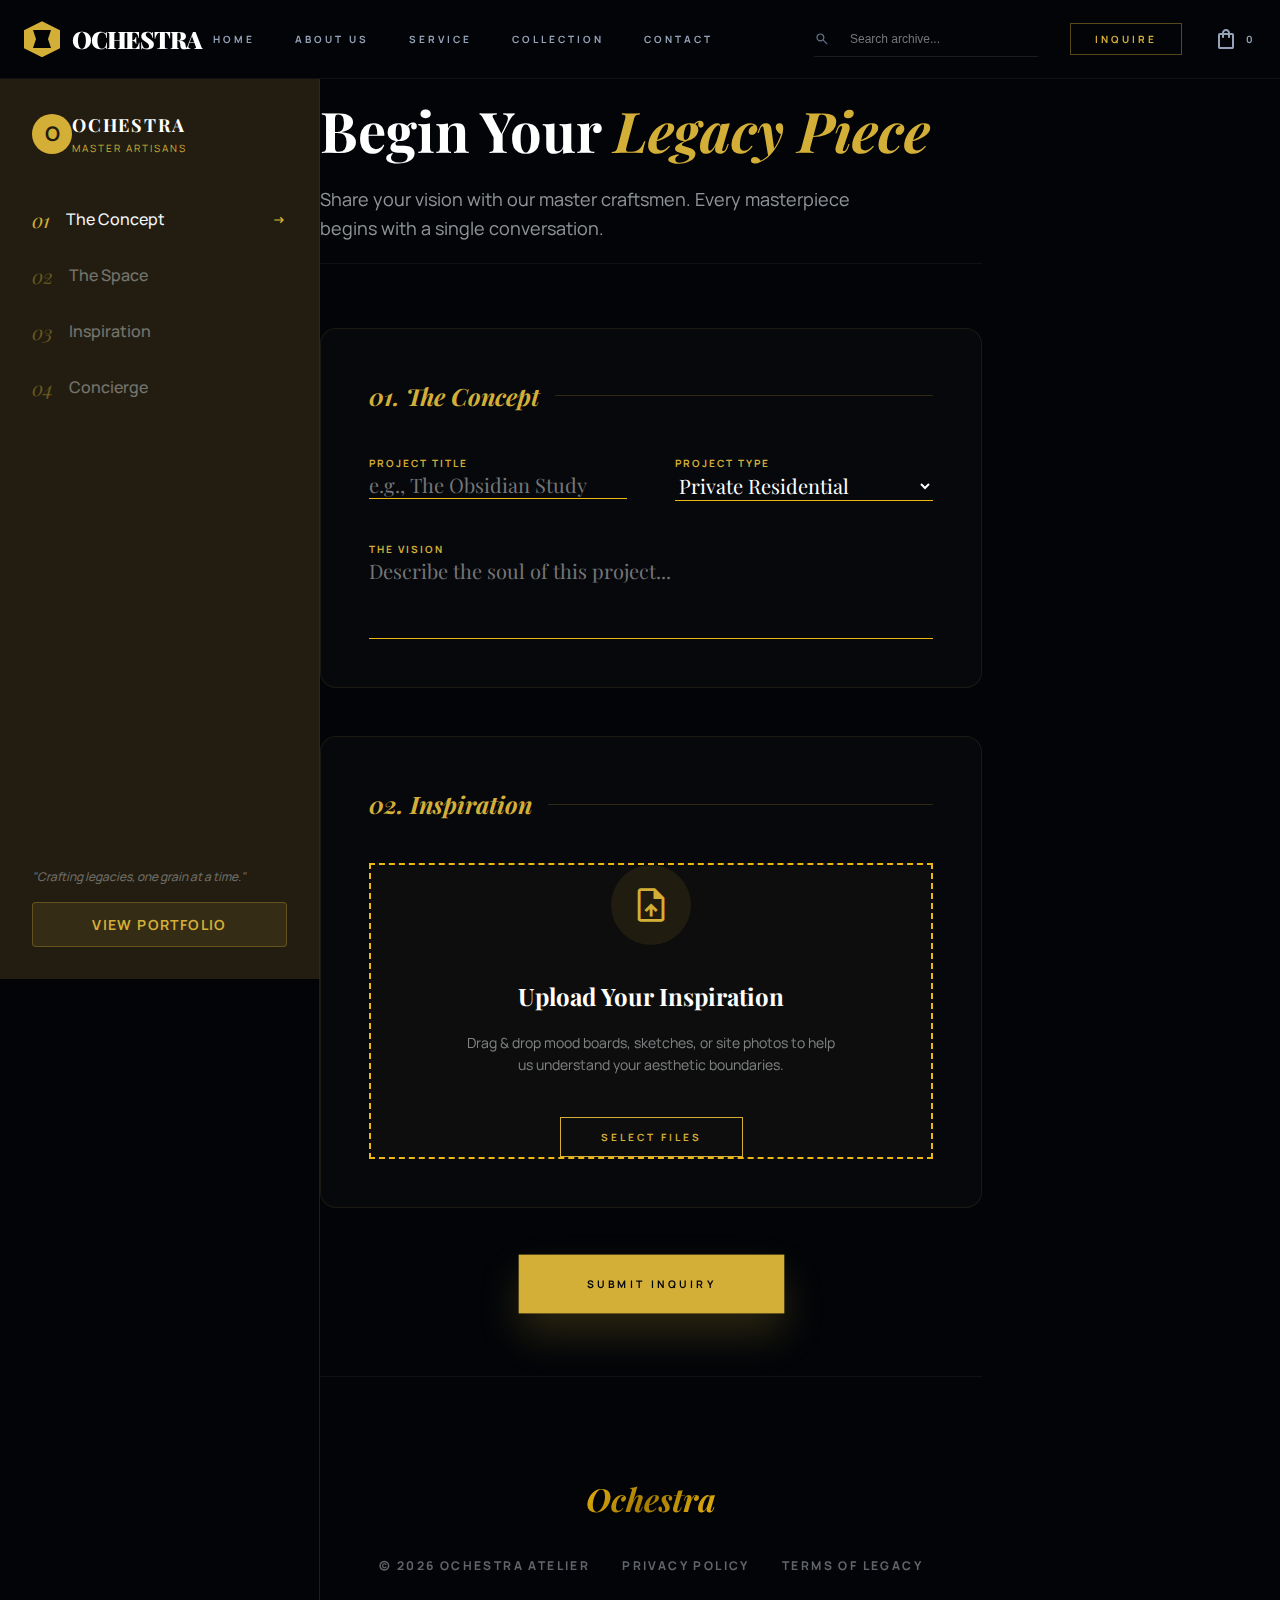
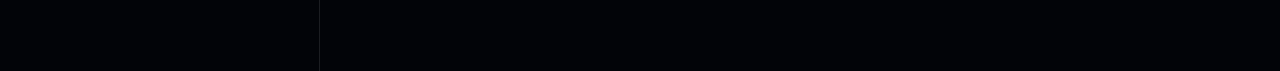
<file: project.html>
<!DOCTYPE html>
<html lang="en">

<head>
    <meta charset="utf-8" />
    <meta content="width=device-width, initial-scale=1.0" name="viewport" />
    <title>Ochestra | Start Your Project</title>
        <link rel="preload" href="https://fonts.googleapis.com/css2?family=Inter:wght@300;400;500;600;700;900&family=Playfair+Display:ital,wght@0,400;0,700;0,900;1,400&display=swap" as="style">
    <link
        href="https://fonts.googleapis.com/css2?family=Manrope:wght@300;400;500;700&amp;family=Playfair+Display:ital,wght@0,400;0,700;1,400&amp;display=swap"
        rel="stylesheet" />
    <link
        href="https://fonts.googleapis.com/css2?family=Material+Symbols+Outlined:wght,FILL@100..700,0..1&amp;display=swap"
        rel="stylesheet" />
    <link rel="stylesheet" href="css/style.css">
    <style>
        /* Specific override for project page font */
        body {
            font-family: 'Manrope', sans-serif;
        }

        h1,
        h2,
        h3 {
            font-family: 'Playfair Display', serif;
        }
    </style>
</head>

<body>

    <header>
        <div class="container flex justify-between items-center">
            <div class="logo-container">
                <a class="logo-container" href="index.html">
                    <div class="logo-icon">
                        <svg class="text-midnight" fill="none" viewBox="0 0 48 48" xmlns="http://www.w3.org/2000/svg"
                            style="color: #020408;">
                            <path d="M6 6H42L36 24L42 42H6L12 24L6 6Z" fill="currentColor"></path>
                        </svg>
                    </div>
                    <h2 class="logo-text">OCHESTRA</h2>
                </a>

                <nav class="nav-menu">
                    <a class="nav-link" href="index.html">Home</a>
                    <a class="nav-link" href="aboutus.html">About Us</a>
                    <a class="nav-link" href="services.html">Service</a>
                    <a class="nav-link" href="collections.html">Collection</a>
                    <a class="nav-link" href="contact.html">Contact</a>
                </nav>
            </div>

            <div class="flex items-center gap-8">
                <div class="search-container">
                    <span class="material-symbols-outlined search-icon">search</span>
                    <input class="search-input" placeholder="Search archive..." type="text" />
                </div>

                <div class="flex items-center gap-8">
                    <button class="nav-link hidden-lg" onclick="location.href='contact.html'"
                        style="display: block; border: 1px solid rgba(212,175,55,0.4); padding: 0.5rem 1.5rem; color: var(--color-gold);">Inquire</button>
                    <a href="cart.html" class="nav-link flex items-center gap-2">
                        <span class="material-symbols-outlined">shopping_bag</span>
                        <span class="cart-counter">0</span>
                    </a>
                    <button class="mobile-toggle">
                        <span class="material-symbols-outlined">menu</span>
                    </button>
                </div>
            </div>
        </div>
    </header>

    <div class="flex" style="min-height: 100vh;">
        <!-- Sidebar -->
        <aside class="project-sidebar">
            <div class="flex flex-col gap-12">
                <div class="flex items-center gap-3">
                    <div
                        style="width: 2.5rem; height: 2.5rem; background-color: var(--color-gold); border-radius: 50%; display: flex; align-items: center; justify-content: center; font-weight: 700; font-size: 1.25rem; color: #221d10;">
                        O</div>
                    <div>
                        <h2
                            style="color: white; font-size: 1.125rem; font-weight: 700; letter-spacing: 0.1em; text-transform: uppercase;">
                            Ochestra</h2>
                        <p
                            style="color: var(--color-gold); font-size: 0.625rem; letter-spacing: 0.2em; text-transform: uppercase;">
                            Master Artisans</p>
                    </div>
                </div>

                <nav class="flex flex-col gap-6">
                    <div class="flex items-center gap-4 cursor-pointer">
                        <span class="font-serif italic text-gold" style="font-size: 1.25rem;">01</span>
                        <span style="font-weight: 500;">The Concept</span>
                        <span class="material-symbols-outlined text-gold"
                            style="font-size: 1rem; margin-left: auto;">arrow_right_alt</span>
                    </div>
                    <div class="flex items-center gap-4 cursor-pointer" style="opacity: 0.4;">
                        <span class="font-serif italic text-gold" style="font-size: 1.25rem;">02</span>
                        <span style="font-weight: 500;">The Space</span>
                    </div>
                    <div class="flex items-center gap-4 cursor-pointer" style="opacity: 0.4;">
                        <span class="font-serif italic text-gold" style="font-size: 1.25rem;">03</span>
                        <span style="font-weight: 500;">Inspiration</span>
                    </div>
                    <div class="flex items-center gap-4 cursor-pointer" style="opacity: 0.4;">
                        <span class="font-serif italic text-gold" style="font-size: 1.25rem;">04</span>
                        <span style="font-weight: 500;">Concierge</span>
                    </div>
                </nav>
            </div>

            <div class="flex flex-col gap-4">
                <p style="opacity: 0.4; font-size: 0.75rem; font-style: italic;">"Crafting legacies, one grain at a
                    time."</p>
                <button
                    style="width: 100%; border: 1px solid rgba(212,175,55,0.3); background-color: rgba(212,175,55,0.1); padding: 0.75rem; border-radius: 0.25rem; color: var(--color-gold); font-size: 0.875rem; font-weight: 700; text-transform: uppercase; letter-spacing: 0.1em;">View
                    Portfolio</button>
            </div>
        </aside>

        <!-- Main Content -->
        <!-- Main Content -->
        <main class="flex-1 flex flex-col items-center py-12 px-6 lg:px-20 overflow-y-auto project-main-content">
            <div style="max-width: 56rem; width: 100%;">
                <header class="mb-16">
                    <h1 class="font-serif" style="font-size: 3.5rem; margin-bottom: 1.5rem; line-height: 1.1;">Begin
                        Your <span class="italic text-gold">Legacy Piece</span></h1>
                    <p style="opacity: 0.6; font-size: 1.125rem; max-width: 36rem;">Share your vision with our master
                        craftsmen. Every masterpiece begins with a single conversation.</p>
                </header>

                <!-- Section 1 -->
                <section class="project-section flex flex-col gap-10">
                    <div class="flex items-center gap-4">
                        <h3 class="font-serif italic text-gold" style="font-size: 1.5rem;">01. The Concept</h3>
                        <span style="height: 1px; flex: 1; background-color: rgba(212,175,55,0.2);"></span>
                    </div>

                    <div class="grid grid-cols-2 gap-12 flex-col-mobile">
                        <div class="flex flex-col gap-3">
                            <label class="uppercase font-bold"
                                style="font-size: 0.625rem; letter-spacing: 0.2em; color: var(--color-gold);">Project
                                Title</label>
                            <input class="gold-underline py-3 text-xl placeholder-opacity-20"
                                placeholder="e.g., The Obsidian Study" type="text"
                                style="color: white; font-family: 'Playfair Display', serif;">
                        </div>
                        <div class="flex flex-col gap-3">
                            <label class="uppercase font-bold"
                                style="font-size: 0.625rem; letter-spacing: 0.2em; color: var(--color-gold);">Project
                                Type</label>
                            <select class="gold-underline py-3 text-xl"
                                style="color: white; color-scheme: dark; font-family: 'Playfair Display', serif;">
                                <option>Private Residential</option>
                                <option>Commercial Suite</option>
                                <option>Bespoke Furniture</option>
                                <option>Yacht Interior</option>
                            </select>
                        </div>
                    </div>

                    <div class="flex flex-col gap-3">
                        <label class="uppercase font-bold"
                            style="font-size: 0.625rem; letter-spacing: 0.2em; color: var(--color-gold);">The
                            Vision</label>
                        <textarea class="gold-underline py-3 text-xl placeholder-opacity-20"
                            placeholder="Describe the soul of this project..." rows="3"
                            style="color: white; font-family: 'Playfair Display', serif; resize: none;"></textarea>
                    </div>
                </section>

                <!-- Section 2 -->
                <section class="project-section flex flex-col gap-10">
                    <div class="flex items-center gap-4">
                        <h3 class="font-serif italic text-gold" style="font-size: 1.5rem;">02. Inspiration</h3>
                        <span style="height: 1px; flex: 1; background-color: rgba(212,175,55,0.2);"></span>
                    </div>

                    <div
                        class="gold-leaf-border rounded-xl p-16 flex flex-col items-center text-center cursor-pointer hover:bg-gold-light transition-all">
                        <div
                            style="width: 5rem; height: 5rem; border-radius: 50%; background-color: rgba(212,175,55,0.1); display: flex; align-items: center; justify-content: center; margin-bottom: 2rem;">
                            <span class="material-symbols-outlined text-gold"
                                style="font-size: 2.5rem;">upload_file</span>
                        </div>
                        <h4 style="font-size: 1.5rem; font-family: 'Playfair Display', serif; margin-bottom: 1rem;">
                            Upload Your Inspiration</h4>
                        <p style="opacity: 0.5; font-size: 0.875rem; margin-bottom: 2.5rem; max-width: 24rem;">Drag
                            &amp; drop mood boards, sketches, or site photos to help us understand your aesthetic
                            boundaries.</p>
                        <button class="btn-primary"
                            style="background: transparent; border: 1px solid var(--color-gold); color: var(--color-gold); padding: 0.75rem 2.5rem;">Select
                            Files</button>
                    </div>
                </section>

                <!-- Submit -->
                <div class="flex justify-center lg:justify-end mb-16">
                    <button class="btn-primary"
                        style="background: var(--color-gold); color: var(--color-midnight); padding: 1.25rem 4rem; font-weight: 700; transform: scale(1.05); box-shadow: 0 20px 40px rgba(212, 175, 55, 0.2);">Submit
                        Inquiry</button>
                </div>

                <footer class="text-center mt-12 py-12 border-t border-white/5 flex flex-col gap-8 items-center">
                    <div class="embossed-logo font-serif italic font-bold" style="font-size: 2rem;">Ochestra</div>
                    <nav class="flex justify-center gap-8 uppercase font-bold"
                        style="font-size: 0.75rem; letter-spacing: 0.2em; opacity: 0.4;">
                        <span>© 2026 Ochestra Atelier</span>
                        <a href="#">Privacy Policy</a>
                        <a href="#">Terms of Legacy</a>
                    </nav>
                </footer>
            </div>
        </div>
</main>
        <script src="js/main.js"></script>
</body>

</html>

</html>
</file>
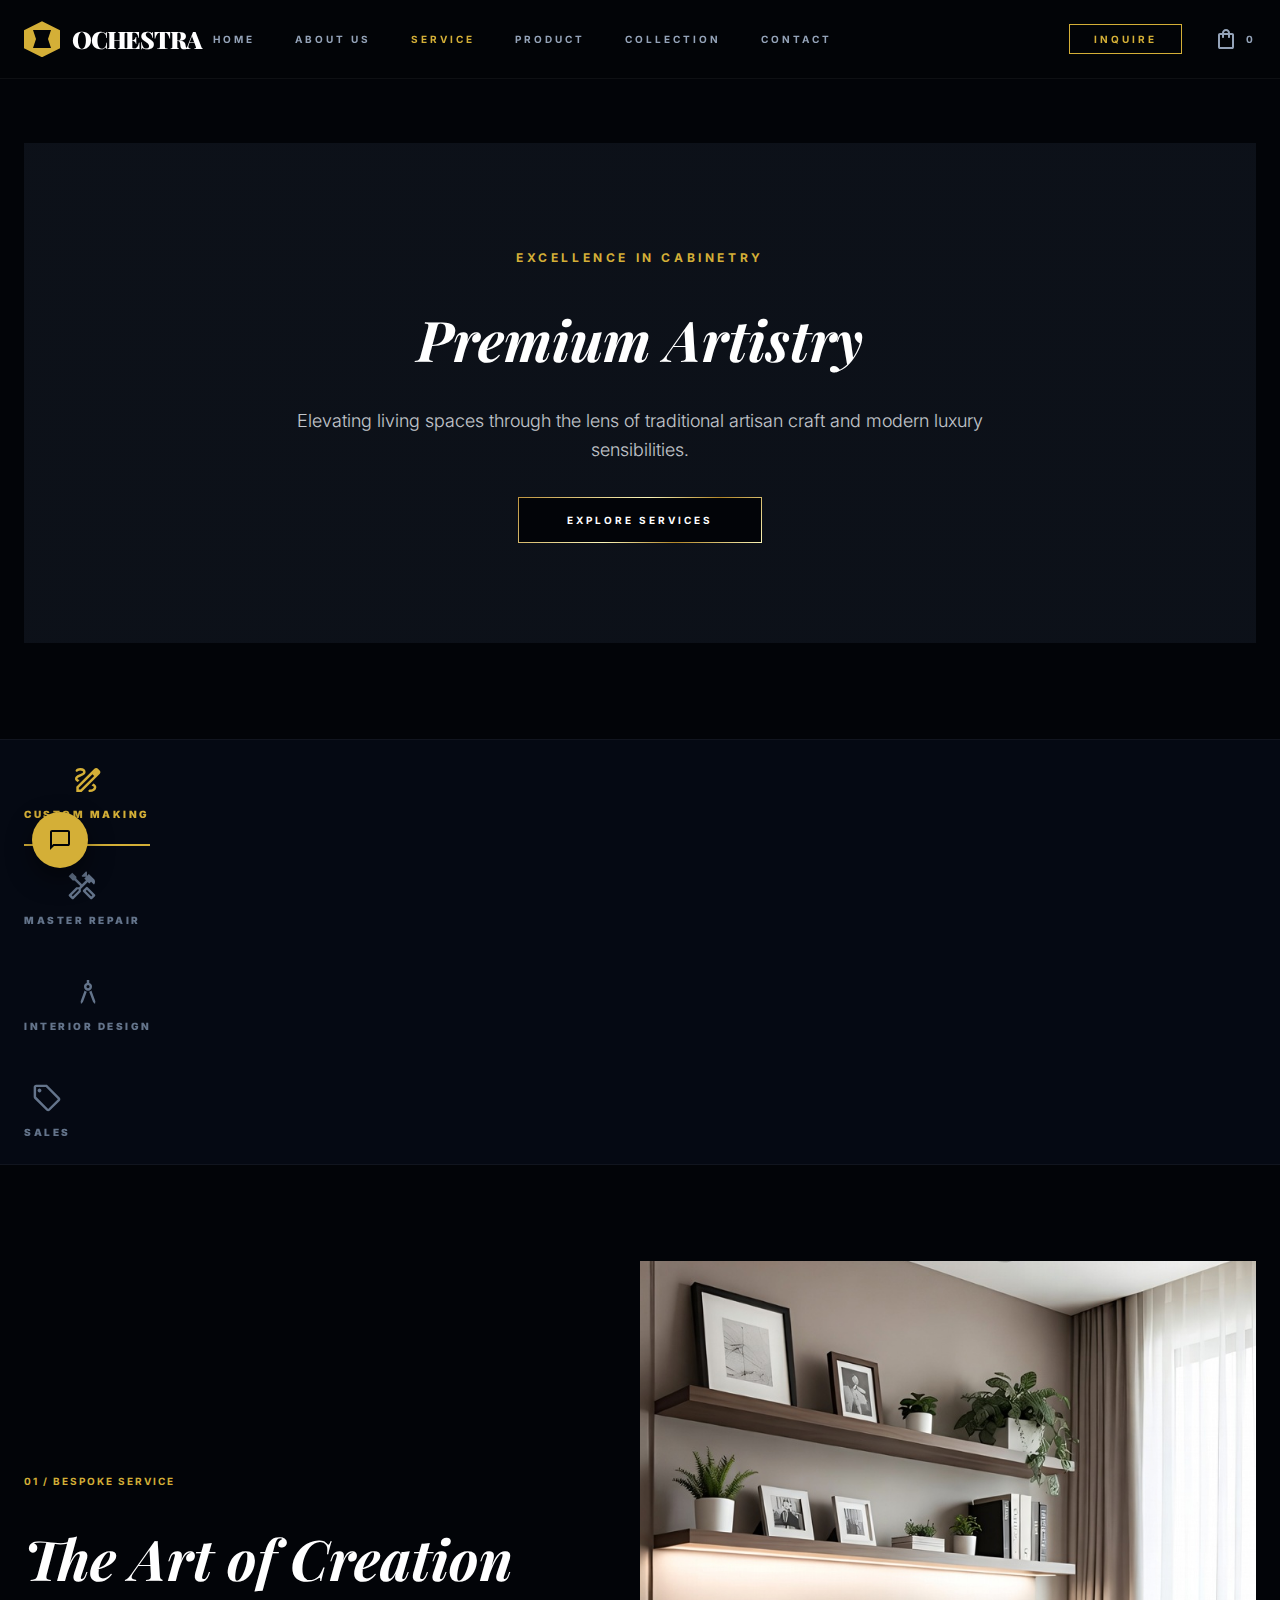
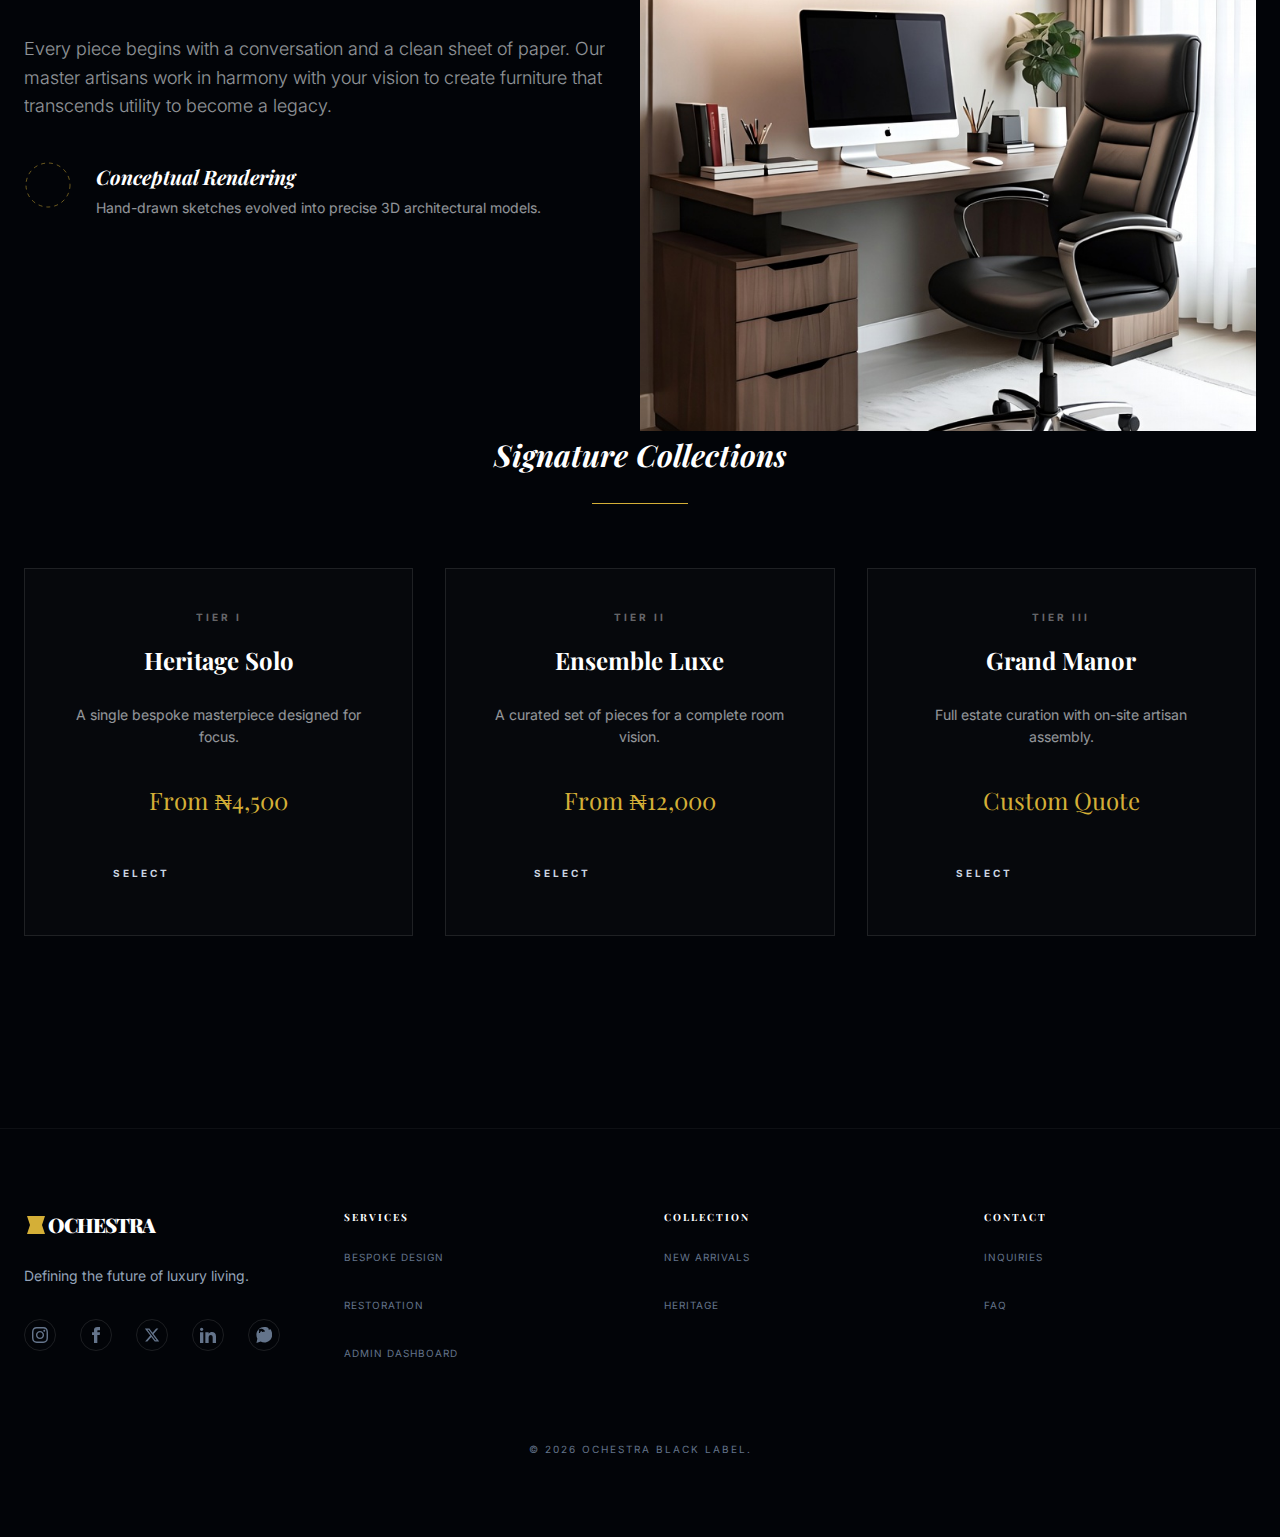
<file: services.html>
<!DOCTYPE html>
<html lang="en">

<head>
    <meta charset="utf-8" />
    <meta content="width=device-width, initial-scale=1.0" name="viewport" />
    <title>Ochestra Services: Premium Artistry</title>
        <link rel="preload" href="https://fonts.googleapis.com/css2?family=Inter:wght@300;400;500;600;700;900&family=Playfair+Display:ital,wght@0,400;0,700;0,900;1,400&display=swap" as="style">
    <link href="https://fonts.googleapis.com/css2?family=Inter:wght@100..900&amp;display=swap" rel="stylesheet" />
    <link
        href="https://fonts.googleapis.com/css2?family=Playfair+Display:ital,wght@0,400..900;1,400..900&amp;display=swap"
        rel="stylesheet" />
    <link
        href="https://fonts.googleapis.com/css2?family=Material+Symbols+Outlined:wght,FILL@100..700,0..1&amp;display=swap"
        rel="stylesheet" />
    <link rel="stylesheet" href="css/style.css">
    <style>
        .draw-line-animation {
            stroke-dasharray: 100;
            stroke-dashoffset: 100;
            animation: dash 2s ease-in-out forwards;
        }

        @keyframes dash {
            to {
                stroke-dashoffset: 0;
            }
        }

        .service-nav-btn {
            display: flex;
            flex-direction: column;
            align-items: center;
            gap: 0.75rem;
            padding: 1.5rem 0;
            border-bottom: 2px solid transparent;
            color: var(--color-slate-500);
            transition: all 0.3s ease;
        }

        .service-nav-btn:hover,
        .service-nav-btn.active {
            color: var(--color-gold);
            border-bottom-color: var(--color-gold);
        }
    </style>
</head>

<body>
    <header>
        <div class="container flex justify-between items-center">
            <div class="logo-container">
                <a class="logo-container" href="index.html">
                    <div class="logo-icon">
                        <svg class="text-midnight" fill="none" viewBox="0 0 48 48" xmlns="http://www.w3.org/2000/svg"
                            style="color: #020408;">
                            <path d="M6 6H42L36 24L42 42H6L12 24L6 6Z" fill="currentColor"></path>
                        </svg>
                    </div>
                    <h2 class="logo-text">OCHESTRA</h2>
                </a>

                <nav class="nav-menu">
                    <a class="nav-link" href="index.html" id="nav-home">Home</a>
                    <a class="nav-link" href="aboutus.html" id="nav-about">About Us</a>
                    <a class="nav-link" href="services.html" id="nav-services">Service</a>
                    <a class="nav-link" href="product.html" id="nav-product">Product</a>
                    <a class="nav-link" href="collections.html" id="nav-collections">Collection</a>
                    <a class="nav-link" href="contact.html" id="nav-contact">Contact</a>
                </nav>
            </div>

            <div class="flex items-center gap-8">
                <button class="nav-link hidden-lg" onclick="location.href='contact.html'"
                    style="display: block; border: 1px solid var(--color-gold); color: var(--color-gold); padding: 0.5rem 1.5rem;">Inquire</button>
                <a href="cart.html" class="nav-link flex items-center gap-2">
                    <span class="material-symbols-outlined">shopping_bag</span>
                    <span class="cart-counter">0</span>
                </a>
                <!-- <div
                    style="width: 2.5rem; height: 2.5rem; border-radius: 50%; background-image: url('https://lh3.googleusercontent.com/aida-public/[base64]'); background-size: cover; background-position: center; border: 1px solid rgba(212,175,55,0.2);">
                </div> -->
                <button class="mobile-toggle">
                    <span class="material-symbols-outlined">menu</span>
                </button>
            </div>
        </div>
    </header>

    <main>
        <!-- Hero -->
        <section class="container" style="padding-top: 4rem; padding-bottom: 6rem;">
            <div
                style="min-height: 500px; background-image: linear-gradient(rgba(15, 20, 29, 0.8), rgba(15, 20, 29, 0.8)), url('https://lh3.googleusercontent.com/aida-public/[base64]'); background-size: cover; background-position: center; display: flex; align-items: center; justify-content: center; text-align: center; padding: 3rem;">
                <div style="max-width: 48rem;">
                    <span class="text-gold uppercase font-bold"
                        style="letter-spacing: 0.3em; font-size: 0.75rem;">Excellence in Cabinetry</span>
                    <h1 class="font-serif italic text-white" style="font-size: 3.5rem; margin: 1.5rem 0;">Premium
                        Artistry</h1>
                    <p style="font-size: 1.125rem; font-weight: 300; opacity: 0.8; margin-bottom: 2rem;">Elevating
                        living spaces through the lens of traditional artisan craft and modern luxury sensibilities.</p>
                    <button class="btn-primary" style="background-color: var(--color-gold); color: white;">Explore
                        Services</button>
                </div>
            </div>
        </section>

        <!-- Sticky Nav -->
        <section
            style="position: sticky; top: 80px; z-index: 40; background: rgba(5, 10, 20, 0.95); backdrop-filter: blur(10px); border-top: 1px solid rgba(255,255,255,0.05); border-bottom: 1px solid rgba(255,255,255,0.05);">
            <div class="container">
                <div class="tab-container-responsive">
                    <button class="service-nav-btn active" data-service="custom">
                        <span class="material-symbols-outlined" style="font-size: 2rem;">draw</span>
                        <span style="font-size: 0.625rem; font-weight: 900; letter-spacing: 0.25em;">CUSTOM
                            MAKING</span>
                    </button>
                    <button class="service-nav-btn" data-service="repair">
                        <span class="material-symbols-outlined" style="font-size: 2rem;">handyman</span>
                        <span style="font-size: 0.625rem; font-weight: 900; letter-spacing: 0.25em;">MASTER
                            REPAIR</span>
                    </button>
                    <button class="service-nav-btn" data-service="design">
                        <span class="material-symbols-outlined" style="font-size: 2rem;">architecture</span>
                        <span style="font-size: 0.625rem; font-weight: 900; letter-spacing: 0.25em;">INTERIOR
                            DESIGN</span>
                    </button>
                    <button class="service-nav-btn" data-service="sales">
                        <span class="material-symbols-outlined" style="font-size: 2rem;">sell</span>
                        <span style="font-size: 0.625rem; font-weight: 900; letter-spacing: 0.25em;">SALES</span>
                    </button>
                </div>
            </div>
        </section>

        <div id="service-content-container">
            <!-- Custom Making Section -->
            <section id="service-custom" class="service-section container"
                style="padding-top: 6rem; padding-bottom: 6rem;">
                <div class="grid grid-cols-2 gap-20 items-center flex-col-mobile mb-32">
                    <div>
                        <span class="text-gold font-bold uppercase"
                            style="font-size: 0.625rem; letter-spacing: 0.2em; display: block; margin-bottom: 1.5rem;">01
                            /
                            Bespoke Service</span>
                        <h2 class="font-serif italic" style="font-size: 3.5rem; margin-bottom: 2rem;">The Art of
                            Creation</h2>
                        <p style="opacity: 0.6; font-size: 1.125rem; margin-bottom: 2.5rem; font-weight: 300;">Every
                            piece
                            begins with a conversation and a clean sheet of paper. Our master artisans work in harmony
                            with
                            your vision to create furniture that transcends utility to become a legacy.</p>

                        <div class="flex flex-col gap-12">
                            <div class="flex gap-6 items-start">
                                <div style="position: relative; width: 3rem; height: 3rem; color: var(--color-gold);">
                                    <svg viewBox="0 0 48 48" style="width: 100%; height: 100%;">
                                        <circle cx="24" cy="24" fill="none" r="22" stroke="currentColor"
                                            stroke-dasharray="4 4" stroke-width="0.5"></circle>
                                        <path class="draw-line-animation" d="M14 24L20 30L34 16" fill="none"
                                            stroke="currentColor" stroke-width="2"></path>
                                    </svg>
                                </div>
                                <div>
                                    <h4 class="font-serif italic text-xl mb-1">Conceptual Rendering</h4>
                                    <p style="font-size: 0.875rem; opacity: 0.6;">Hand-drawn sketches evolved into
                                        precise
                                        3D architectural models.</p>
                                </div>
                            </div>
                        </div>
                    </div>

                    <div style="position: relative;">
                        <div style="aspect-ratio: 4/5; overflow: hidden; background: #121212;">
                            <img src="Image/Setup.jpg" loading="lazy"
                                style="width: 100%; height: 100%; object-fit: cover; transition: filter 1s ease;">
                        </div>
                    </div>
                </div>

                <!-- Tiers -->
                <div class="mb-24">
                    <div class="text-center mb-16">
                        <h3 class="font-serif italic text-3xl">Signature Collections</h3>
                        <div style="width: 6rem; height: 1px; background: var(--color-gold); margin: 1.5rem auto 0;">
                        </div>
                    </div>
                    <div class="grid grid-cols-3 gap-8 flex-col-mobile">
                        <div
                            style="border: 1px solid rgba(255,255,255,0.1); padding: 2.5rem; text-align: center; background: rgba(255,255,255,0.02);">
                            <span class="uppercase font-bold"
                                style="font-size: 0.625rem; letter-spacing: 0.3em; color: rgba(255,255,255,0.4); display: block; margin-bottom: 1rem;">Tier
                                I</span>
                            <h4 class="font-serif text-2xl mb-6">Heritage Solo</h4>
                            <p style="font-size: 0.875rem; opacity: 0.6; margin-bottom: 2rem;">A single bespoke
                                masterpiece designed for focus.</p>
                            <div class="text-gold font-serif text-2xl mb-8">From ₦4,500</div>
                            <button class="btn-secondary" style="width: 100%;">Select</button>
                        </div>
                        <div
                            style="border: 1px solid rgba(255,255,255,0.1); padding: 2.5rem; text-align: center; background: rgba(255,255,255,0.02);">
                            <span class="uppercase font-bold"
                                style="font-size: 0.625rem; letter-spacing: 0.3em; color: rgba(255,255,255,0.4); display: block; margin-bottom: 1rem;">Tier
                                II</span>
                            <h4 class="font-serif text-2xl mb-6">Ensemble Luxe</h4>
                            <p style="font-size: 0.875rem; opacity: 0.6; margin-bottom: 2rem;">A curated set of pieces
                                for a complete room vision.</p>
                            <div class="text-gold font-serif text-2xl mb-8">From ₦12,000</div>
                            <button class="btn-secondary" style="width: 100%;">Select</button>
                        </div>
                        <div
                            style="border: 1px solid rgba(255,255,255,0.1); padding: 2.5rem; text-align: center; background: rgba(255,255,255,0.02);">
                            <span class="uppercase font-bold"
                                style="font-size: 0.625rem; letter-spacing: 0.3em; color: rgba(255,255,255,0.4); display: block; margin-bottom: 1rem;">Tier
                                III</span>
                            <h4 class="font-serif text-2xl mb-6">Grand Manor</h4>
                            <p style="font-size: 0.875rem; opacity: 0.6; margin-bottom: 2rem;">Full estate curation with
                                on-site artisan assembly.</p>
                            <div class="text-gold font-serif text-2xl mb-8">Custom Quote</div>
                            <button class="btn-secondary" style="width: 100%;">Select</button>
                        </div>
                    </div>
                </div>
            </section>

            <!-- Master Repair Section -->
            <section id="service-repair" class="service-section container hidden"
                style="padding-top: 6rem; padding-bottom: 6rem;">
                <div class="grid grid-cols-2 gap-24 items-center flex-col-mobile">
                    <div class="walnut-frame relative" style="aspect-ratio: 16/10; overflow: hidden;">
                        <img src="Image/Class.jpg" loading="lazy" style="width: 100%; height: 100%; object-fit: cover;">
                        <div
                            style="position: absolute; bottom: 1.5rem; right: 1.5rem; background: var(--color-gold); padding: 0.5rem 1rem;">
                            <span class="text-white uppercase font-bold"
                                style="font-size: 0.625rem; letter-spacing: 0.2em;">Restored Excellence</span>
                        </div>
                    </div>
                    <div>
                        <span class="text-gold font-bold uppercase"
                            style="font-size: 0.625rem; letter-spacing: 0.2em; display: block; margin-bottom: 1.5rem;">02
                            / Restoration</span>
                        <h2 class="font-serif italic text-white" style="font-size: 3rem; margin-bottom: 2rem;">Breathing
                            Life into Antiquity</h2>
                        <p style="opacity: 0.6; font-size: 1.125rem; margin-bottom: 2.5rem; font-weight: 300;">Our
                            preservationists utilize 18th-century French polishing techniques alongside modern
                            structural stabilization to ensure your heritage pieces last another lifetime.</p>
                        <button class="btn-secondary">Inquire about restoration</button>
                    </div>
                </div>
            </section>

            <!-- Interior Design Section -->
            <section id="service-design" class="service-section container hidden"
                style="padding-top: 6rem; padding-bottom: 6rem;">
                <div class="grid grid-cols-2 gap-20 items-center flex-col-mobile">
                    <div>
                        <span class="text-gold font-bold uppercase"
                            style="font-size: 0.625rem; letter-spacing: 0.2em; display: block; margin-bottom: 1.5rem;">03
                            / Curation</span>
                        <h2 class="font-serif italic" style="font-size: 3.5rem; margin-bottom: 2rem;">Spatial Narrative
                        </h2>
                        <p style="opacity: 0.6; font-size: 1.125rem; margin-bottom: 2.5rem; font-weight: 300;">We don't
                            just fill rooms; we compose them. Our interior designers work with architectural flow to
                            create environments that reflect the soul of the inhabitant.</p>
                        <div class="flex flex-col gap-6">
                            <div class="flex items-center gap-4">
                                <span class="material-symbols-outlined text-gold">check_circle</span>
                                <span style="font-size: 0.875rem; opacity: 0.8;">Full spatial architectural
                                    mapping</span>
                            </div>
                            <div class="flex items-center gap-4">
                                <span class="material-symbols-outlined text-gold">check_circle</span>
                                <span style="font-size: 0.875rem; opacity: 0.8;">Material and lighting
                                    synchronization</span>
                            </div>
                        </div>
                    </div>
                    <div
                        style="aspect-ratio: 1/1; overflow: hidden; border-radius: 50%; border: 1px solid var(--color-gold);">
                        <img src="Image/sunny_studio.png" loading="lazy"
                            style="width: 100%; height: 100%; object-fit: cover;">
                    </div>
                </div>
            </section>

            <!-- Sales Section -->
            <section id="service-sales" class="service-section container hidden"
                style="padding-top: 6rem; padding-bottom: 6rem;">
                <div class="text-center mb-16">
                    <span class="text-gold uppercase font-bold"
                        style="font-size: 0.625rem; letter-spacing: 0.3em; display: block; margin-bottom: 1.5rem;">04 /
                        Inventory</span>
                    <h2 class="font-serif italic" style="font-size: 3.5rem; margin-bottom: 2rem;">Acquire Excellence
                    </h2>
                    <p style="opacity: 0.6; font-size: 1.125rem; margin-bottom: 2.5rem; font-weight: 300;">Browse our
                        ready-to-acquire pieces, hand-finished and available for immediate placement in your collection.
                    </p>
                </div>
                <div class="grid grid-cols-3 gap-12 flex-col-mobile">
                    <!-- Placeholder Sales Items -->
                    <div class="glass-card p-6">
                        <img src="Image/Office.jpg" loading="lazy"
                            style="width: 100%; height: 200px; object-fit: cover; margin-bottom: 1rem;">
                        <h4 class="font-serif text-xl">Walnut Credenza</h4>
                        <p class="text-gold font-bold mt-2">₦2,800</p>
                        <button class="btn-primary"
                            style="width: 100%; margin-top: 1rem; padding: 0.5rem;">Purchase</button>
                    </div>
                    <div class="glass-card p-6">
                        <img src="Image/Setup.jpg" loading="lazy"
                            style="width: 100%; height: 200px; object-fit: cover; margin-bottom: 1rem;">
                        <h4 class="font-serif text-xl">Heritage Dining Set</h4>
                        <p class="text-gold font-bold mt-2">₦7,500</p>
                        <button class="btn-primary"
                            style="width: 100%; margin-top: 1rem; padding: 0.5rem;">Purchase</button>
                    </div>
                    <div class="glass-card p-6">
                        <img src="Image/Bedroom.jpg" loading="lazy"
                            style="width: 100%; height: 200px; object-fit: cover; margin-bottom: 1rem;">
                        <h4 class="font-serif text-xl">Lounge Chair</h4>
                        <p class="text-gold font-bold mt-2">₦1,200</p>
                        <button class="btn-primary"
                            style="width: 100%; margin-top: 1rem; padding: 0.5rem;">Purchase</button>
                    </div>
                </div>
            </section>
        </div>
    </main>

    <footer
        style="padding: 5rem 0; border-top: 1px solid rgba(255,255,255,0.05); background-color: var(--color-midnight);">
        <div class="container">
            <div class="grid grid-cols-4 gap-12 flex-col-mobile mb-16">
                <div>
                    <div class="flex items-center gap-3 mb-6">
                        <div style="width: 1.5rem; height: 1.5rem; color: var(--color-gold);">
                            <svg fill="none" viewBox="0 0 48 48" xmlns="http://www.w3.org/2000/svg">
                                <path d="M6 6H42L36 24L42 42H6L12 24L6 6Z" fill="currentColor"></path>
                            </svg>
                        </div>
                        <h2 class="logo-text" style="font-size: 1.25rem;">OCHESTRA</h2>
                    </div>
                    <p style="color: var(--color-slate-400); font-size: 0.875rem;">Defining the future of luxury living.
                    </p>
                    <div class="social-links">
                        <a href="#" class="social-link" aria-label="Instagram">
                            <svg viewBox="0 0 24 24">
                                <path
                                    d="M12 2.163c3.204 0 3.584.012 4.85.07 3.252.148 4.771 1.691 4.919 4.919.058 1.265.069 1.645.069 4.849 0 3.205-.012 3.584-.069 4.849-.149 3.225-1.664 4.771-4.919 4.919-1.266.058-1.644.07-4.85.07-3.204 0-3.584-.012-4.849-.07-3.26-.149-4.771-1.699-4.919-4.92-.058-1.265-.07-1.644-.07-4.849 0-3.204.013-3.583.07-4.849.149-3.227 1.664-4.771 4.919-4.919 1.266-.057 1.645-.069 4.849-.069zm0-2.163c-3.259 0-3.667.014-4.947.072-4.358.2-6.78 2.618-6.98 6.98-.059 1.281-.073 1.689-.073 4.948 0 3.259.014 3.668.072 4.948.2 4.358 2.618 6.78 6.98 6.98 1.281.058 1.689.072 4.948.072 3.259 0 3.668-.014 4.948-.072 4.354-.2 6.782-2.618 6.979-6.98.059-1.28.073-1.689.073-4.948 0-3.259-.014-3.667-.072-4.947-.196-4.354-2.617-6.78-6.979-6.98-1.281-.059-1.69-.073-4.949-.073zm0 5.838c-3.403 0-6.162 2.759-6.162 6.162s2.759 6.163 6.162 6.163 6.162-2.759 6.162-6.163c0-3.403-2.759-6.162-6.162-6.162zm0 10.162c-2.209 0-4-1.79-4-4 0-2.209 1.791-4 4-4s4 1.791 4 4c0 2.21-1.791 4-4 4zm6.406-11.845c-.796 0-1.441.645-1.441 1.44s.645 1.44 1.441 1.44c.795 0 1.439-.645 1.439-1.44s-.644-1.44-1.439-1.44z" />
                            </svg>
                        </a>
                        <a href="#" class="social-link" aria-label="Facebook">
                            <svg viewBox="0 0 24 24">
                                <path
                                    d="M9 8h-3v4h3v12h5v-12h3.642l.358-4h-4v-1.667c0-.955.192-1.333 1.115-1.333h2.885v-5h-3.808c-3.596 0-5.192 1.583-5.192 4.615v3.385z" />
                            </svg>
                        </a>
                        <a href="#" class="social-link" aria-label="X (Twitter)">
                            <svg viewBox="0 0 24 24" fill="currentColor">
                                <path
                                    d="M18.244 2.25h3.308l-7.227 8.26 8.502 11.24H16.17l-5.214-6.817L4.99 21.75H1.68l7.73-8.835L1.254 2.25H8.08l4.713 6.231zm-1.161 17.52h1.833L7.084 4.126H5.117z" />
                            </svg>
                        </a>
                        <a href="#" class="social-link" aria-label="LinkedIn">
                            <svg viewBox="0 0 24 24">
                                <path
                                    d="M4.98 3.5c0 1.381-1.11 2.5-2.48 2.5s-2.48-1.119-2.48-2.5c0-1.38 1.11-2.5 2.48-2.5s2.48 1.12 2.48 2.5zm.02 4.5h-5v16h5v-16zm7.982 0h-4.968v16h4.969v-8.399c0-4.67 6.029-5.052 6.029 0v8.399h4.988v-10.131c0-7.88-8.922-7.593-11.018-3.714v-2.155z" />
                            </svg>
                        </a>
                        <a href="https://wa.me/2349000000000" class="social-link" aria-label="WhatsApp" target="_blank" rel="noopener noreferrer">
                            <svg viewBox="0 0 24 24" fill="currentColor">
                                <path d="M17.472 14.382c-.297-.149-1.758-.867-2.03-.967-.273-.099-.471-.148-.67.15-.197.297-.767.966-.94 1.164-.173.199-.347.223-.644.075-.297-.15-1.255-.463-2.39-1.475-.883-.788-1.48-1.761-1.653-2.059-.173-.297-.018-.458.13-.606.134-.133.298-.347.446-.52.149-.174.198-.298.298-.497.099-.198.05-.371-.025-.52-.075-.149-.669-1.612-.916-2.207-.242-.579-.487-.5-.67-.51-.173-.008-.371-.01-.57-.01-.198 0-.52.074-.792.372-.272.297-1.04 1.016-1.04 2.479 0 1.462 1.065 2.875 1.213 3.074.149.198 2.096 3.2 5.076 4.487.709.306 1.262.489 1.694.625.712.227 1.36.195 1.871.118.571-.085 1.758-.719 2.006-1.413.248-.694.248-1.289.173-1.413-.074-.124-.272-.198-.57-.347m-5.421-7.403h-.004c-1.579 0-3.051.487-4.283 1.398l-.308.19-3.19.501.51-3.065.199-.314C2.704 4.9 4.499 2.5 7.07 2.5c1.932 0 3.75.75 5.112 2.107.656.653 1.148 1.432 1.468 2.304-.018.001-.034.001-.051.001-1.734 0-3.374.522-4.74 1.496-.186-.043-.37-.082-.556-.082m10.906-3.88C19.412.499 15.917 0 12.319 0 5.932 0 .549 5.338.549 11.726c0 2.065.505 4.078 1.47 5.868L.687 23.834l6.336-1.959c1.682.921 3.58 1.407 5.512 1.407 6.387 0 11.77-5.338 11.77-11.726 0-3.136-.996-6.066-2.889-8.55z" />
                            </svg>
                        </a>
                    </div>
                </div>
                <div>
                    <h4
                        style="font-size: 0.625rem; font-weight: 700; text-transform: uppercase; letter-spacing: 0.2em; color: white; margin-bottom: 1.5rem;">
                        Services</h4>
                    <ul
                        style="color: var(--color-slate-500); font-size: 0.75rem; text-transform: uppercase; letter-spacing: 0.1em; display: flex; flex-direction: column; gap: 1rem;">
                        <li><a href="services.html">Bespoke Design</a></li>
                        <li><a href="services.html">Restoration</a></li>
                        <li><a href="js/Admin/admindashboard.html">Admin Dashboard</a></li>
                    </ul>
                </div>
                <div>
                    <h4
                        style="font-size: 0.625rem; font-weight: 700; text-transform: uppercase; letter-spacing: 0.2em; color: white; margin-bottom: 1.5rem;">
                        Collection</h4>
                    <ul
                        style="color: var(--color-slate-500); font-size: 0.75rem; text-transform: uppercase; letter-spacing: 0.1em; display: flex; flex-direction: column; gap: 1rem;">
                        <li><a href="collections.html">New Arrivals</a></li>
                        <li><a href="collections.html">Heritage</a></li>
                    </ul>
                </div>
                <div>
                    <h4
                        style="font-size: 0.625rem; font-weight: 700; text-transform: uppercase; letter-spacing: 0.2em; color: white; margin-bottom: 1.5rem;">
                        Contact</h4>
                    <ul
                        style="color: var(--color-slate-500); font-size: 0.75rem; text-transform: uppercase; letter-spacing: 0.1em; display: flex; flex-direction: column; gap: 1rem;">
                        <li><a href="contact.html">Inquiries</a></li>
                        <li><a href="contact.html">FAQ</a></li>
                    </ul>
                </div>
            </div>
            <div
                style="text-align: center; color: var(--color-slate-500); font-size: 0.625rem; text-transform: uppercase; letter-spacing: 0.2em;">
                © 2026 Ochestra Black Label.
            </div>
        </div>
    </footer>

    <!-- Chat Widget -->
    <div class="chat-widget-btn">
        <span class="material-symbols-outlined" style="font-size: 1.5rem;">chat_bubble</span>
    </div>

    <div class="chat-modal-window">
        <div class="chat-header-small">
            <span class="uppercase font-bold text-gold text-xs tracking-widest">Values Concierge</span>
            <span class="material-symbols-outlined text-slate-500 cursor-pointer chat-close">close</span>
        </div>
        <div class="chat-scroll-area">
            <div class="flex flex-col gap-4">
                <div class="message-bubble message-concierge">
                    Welcome to Ochestra. How may we assist you with your collection today?
                </div>
            </div>
        </div>
        <div class="chat-input-area">
            <input type="text" class="chat-input" placeholder="Type a message...">
        </div>
    </div>
    <script src="js/main.js"></script>
</body>

</html>
</file>
<file: css/style.css>
/* Existing content of style.css */
/* Ochestra Design System */
:root {
    --color-midnight: #020408;
    --color-midnight-light: #050a14;
    --color-walnut: #3d2b1f;
    --color-gold: #d4af37;
    --color-gold-light: rgba(212, 175, 55, 0.3);
    --color-white: #ffffff;
    --color-slate-100: #f1f5f9;
    --color-slate-300: #cbd5e1;
    --color-slate-400: #94a3b8;
    --color-slate-500: #64748b;
    --color-slate-700: #334155;

    --font-display: 'Inter', sans-serif;
    --font-serif: 'Playfair Display', serif;

    --gradient-gold: linear-gradient(135deg, #bf953f 0%, #fcf6ba 45%, #b38728 70%, #fbf5b7 100%);
}

/* Reset & Base */
*,
*::before,
*::after {
    box-sizing: border-box;
    margin: 0;
    padding: 0;
}

html {
    scroll-behavior: smooth;
    font-size: 16px;
}

body {
    background-color: var(--color-midnight);
    color: var(--color-slate-100);
    font-family: var(--font-display);
    line-height: 1.6;
    overflow-x: hidden;
    -webkit-font-smoothing: antialiased;
}

img {
    max-width: 100%;
    height: auto;
    display: block;
}

a {
    text-decoration: none;
    color: inherit;
    transition: color 0.3s ease;
}

button {
    cursor: pointer;
    font-family: inherit;
    border: none;
    background: none;
}

/* Typography */
h1,
h2,
h3,
h4,
h5,
h6 {
    font-family: var(--font-serif);
    font-weight: 700;
    color: var(--color-white);
}

.text-gold {
    color: var(--color-gold);
}

.text-gold-gradient {
    background: var(--gradient-gold);
    -webkit-background-clip: text;
    background-clip: text;
    -webkit-text-fill-color: transparent;
}

.font-serif {
    font-family: var(--font-serif);
}

.italic {
    font-style: italic;
}

.uppercase {
    text-transform: uppercase;
}

/* Layout Utilities */
.container {
    width: 100%;
    max-width: 1280px;
    margin: 0 auto;
    padding: 0 1.5rem;
}

.flex {
    display: flex;
}

.flex-col {
    flex-direction: column;
}

.justify-between {
    justify-content: space-between;
}

.justify-center {
    justify-content: center;
}

.items-center {
    align-items: center;
}

.items-end {
    align-items: flex-end;
}

.gap-2 {
    gap: 0.5rem;
}

.gap-4 {
    gap: 1rem;
}

.gap-6 {
    gap: 1.5rem;
}

.gap-8 {
    gap: 2rem;
}

.gap-10 {
    gap: 2.5rem;
}

.gap-12 {
    gap: 3rem;
}

.gap-16 {
    gap: 4rem;
}

.grid {
    display: grid;
}

.grid-cols-1 {
    grid-template-columns: 1fr;
}

.grid-cols-2 {
    grid-template-columns: repeat(2, 1fr);
}

.grid-cols-3 {
    grid-template-columns: repeat(3, 1fr);
}

.grid-cols-4 {
    grid-template-columns: repeat(4, 1fr);
}

.text-center {
    text-align: center;
}

.relative {
    position: relative;
}

.absolute {
    position: absolute;
}

.fixed {
    position: fixed;
}

.inset-0 {
    top: 0;
    right: 0;
    bottom: 0;
    left: 0;
}

.w-full {
    width: 100%;
}

.h-full {
    height: 100%;
}

.h-screen {
    height: 100vh;
}

/* Utility Classes */
.text-xs {
    font-size: 0.75rem;
}

.text-sm {
    font-size: 0.875rem;
}

.text-base {
    font-size: 1rem;
}

.text-lg {
    font-size: 1.125rem;
}

.text-xl {
    font-size: 1.25rem;
}

.text-2xl {
    font-size: 1.5rem;
}

.text-3xl {
    font-size: 1.875rem;
}

.text-4xl {
    font-size: 2.25rem;
}

.text-5xl {
    font-size: 3rem;
}

.text-white {
    color: var(--color-white);
}

.text-slate-400 {
    color: var(--color-slate-400);
}

.text-slate-500 {
    color: var(--color-slate-500);
}

.font-light {
    font-weight: 300;
}

.font-normal {
    font-weight: 400;
}

.font-medium {
    font-weight: 500;
}

.font-semibold {
    font-weight: 600;
}

.font-bold {
    font-weight: 700;
}

.font-black {
    font-weight: 900;
}

.tracking-tight {
    letter-spacing: -0.025em;
}

.tracking-normal {
    letter-spacing: 0;
}

.tracking-wide {
    letter-spacing: 0.025em;
}

.tracking-wider {
    letter-spacing: 0.05em;
}

.tracking-widest {
    letter-spacing: 0.1em;
}

.leading-relaxed {
    line-height: 1.625;
}

.leading-loose {
    line-height: 2;
}

.mb-1 {
    margin-bottom: 0.25rem;
}

.mb-2 {
    margin-bottom: 0.5rem;
}

.mb-4 {
    margin-bottom: 1rem;
}

.mb-6 {
    margin-bottom: 1.5rem;
}

.mb-8 {
    margin-bottom: 2rem;
}

.mb-12 {
    margin-bottom: 3rem;
}

.mb-16 {
    margin-bottom: 4rem;
}

.mb-20 {
    margin-bottom: 5rem;
}

.mb-24 {
    margin-bottom: 6rem;
}

@media (min-width: 1024px) {
    .hidden-lg {
        display: none;
    }

    .visible-lg {
        display: block;
    }
}

/* Components */

.w-1\/2 {
    width: 50%;
}

.w-full {
    width: 100%;
}

.h-full {
    height: 100%;
}

.aspect-\[4\/5\] {
    aspect-ratio: 4/5;
}

.object-cover {
    object-fit: cover;
}

@media (min-width: 768px) {
    .md\:w-1\/2 {
        width: 50%;
    }
}

/* Components */
/* Header */
header {
    position: relative;
    top: 0;
    width: 100%;
    z-index: 100;
    background-color: rgba(2, 4, 8, 0.9);
    backdrop-filter: blur(12px);
    border-bottom: 1px solid rgba(255, 255, 255, 0.05);
    padding: 1.25rem 0;
    transition: all 0.3s ease;
}

.logo-container {
    display: flex;
    align-items: center;
    gap: 0.75rem;
}

.logo-icon {
    width: 2.25rem;
    height: 2.25rem;
    background-color: var(--color-gold);
    padding: 0.375rem;
    clip-path: polygon(50% 0%, 100% 25%, 100% 75%, 50% 100%, 0% 75%, 0% 25%);
}

.logo-text {
    font-family: var(--font-serif);
    font-size: 1.5rem;
    font-weight: 900;
    letter-spacing: -0.05em;
}

/* Nav */
.nav-menu {
    display: flex;
    align-items: center;
    gap: 2.5rem;
}

.nav-link {
    font-size: 0.625rem;
    font-weight: 700;
    letter-spacing: 0.3em;
    text-transform: uppercase;
    color: var(--color-slate-400);
}

.nav-link:hover,
.nav-link.active {
    color: var(--color-gold);
}

/* Mobile Toggle */
.mobile-toggle {
    display: none;
    color: var(--color-white);
    background: none;
    border: none;
    font-size: 1.5rem;
}

/* Hero Section */
.hero-overlay-gradient {
    background-image: linear-gradient(to right, rgba(2, 4, 8, 0.95) 0%, rgba(2, 4, 8, 0.4) 50%, rgba(2, 4, 8, 0.95) 100%);
}

.btn-primary {
    border: 1px solid transparent;
    background-image: linear-gradient(var(--color-midnight), var(--color-midnight)), var(--gradient-gold);
    background-origin: border-box;
    background-clip: padding-box, border-box;
    padding: 1rem 3rem;
    font-size: 0.625rem;
    font-weight: 700;
    letter-spacing: 0.3em;
    text-transform: uppercase;
    color: var(--color-white);
    transition: transform 0.3s ease;
}

.btn-primary:hover {
    transform: scale(1.05);
}

.btn-secondary {
    display: flex;
    align-items: center;
    gap: 0.75rem;
    padding: 1rem 3rem;
    font-size: 0.625rem;
    font-weight: 700;
    letter-spacing: 0.3em;
    text-transform: uppercase;
    color: var(--color-slate-300);
}

.btn-secondary:hover {
    color: var(--color-gold);
}

/* Cards */
.glass-card {
    background: rgba(255, 255, 255, 0.03);
    backdrop-filter: blur(12px);
    border: 1px solid var(--color-gold-light);
    padding: 2rem;
    transition: all 0.3s ease;
}

.glass-card:hover {
    transform: translateY(-0.5rem);
    background: rgba(255, 255, 255, 0.05);
}

.icon-box {
    color: var(--color-gold);
    margin-bottom: 2.5rem;
}

.details-link {
    margin-top: 2.5rem;
    display: flex;
    align-items: center;
    gap: 0.5rem;
    font-size: 0.625rem;
    font-weight: 900;
    text-transform: uppercase;
    letter-spacing: 0.1em;
    color: var(--color-gold);
    opacity: 0;
    transition: opacity 0.3s ease;
}

.glass-card:hover .details-link {
    opacity: 1;
}

/* Wood Texture */
.wood-texture {
    background-color: var(--color-walnut);
    background-image: url(https://lh3.googleusercontent.com/aida-public/[base64]);
}

/* Footer */
footer {
    border-top: 1px solid rgba(255, 255, 255, 0.05);
    background-color: var(--color-midnight);
    padding: 6rem 0;
}

footer h5 {
    font-family: var(--font-display);
    font-size: 0.625rem;
    font-weight: 900;
    text-transform: uppercase;
    letter-spacing: 0.3em;
    margin-bottom: 2rem;
}

footer li {
    list-style: none;
    margin-bottom: 1rem;
    font-size: 0.625rem;
    text-transform: uppercase;
    letter-spacing: 0.1em;
    color: var(--color-slate-500);
}

footer li a:hover {
    color: var(--color-gold);
}

.social-links {
    display: flex;
    gap: 1.5rem;
    margin-top: 2rem;
}

.social-link {
    width: 2rem;
    height: 2rem;
    display: flex;
    align-items: center;
    justify-content: center;
    border: 1px solid rgba(255, 255, 255, 0.1);
    border-radius: 50%;
    color: var(--color-slate-500);
    transition: all 0.3s ease;
}

.social-link:hover {
    border-color: var(--color-gold);
    color: var(--color-gold);
    transform: translateY(-3px);
}

.social-link svg {
    width: 1rem;
    height: 1rem;
    fill: currentColor;
}

/* Animations */
@keyframes fadeInUp {
    from {
        opacity: 0;
        transform: translateY(30px);
    }

    to {
        opacity: 1;
        transform: translateY(0);
    }
}

.reveal {
    opacity: 0;
    animation: fadeInUp 0.8s cubic-bezier(0.2, 0.8, 0.2, 1) forwards;
}

.delay-1 {
    animation-delay: 0s;
}

.delay-2 {
    animation-delay: 0.2s;
}

.delay-3 {
    animation-delay: 0.4s;
}

.delay-4 {
    animation-delay: 0.6s;
}

/* Responsiveness */
@media (max-width: 1024px) {
    .hidden-lg {
        display: block;
    }

    .visible-lg {
        display: none;
    }

    .nav-menu {
        position: absolute;
        top: 100%;
        left: 0;
        width: 100%;
        background-color: var(--color-midnight);
        flex-direction: column;
        padding: 2rem;
        border-bottom: 1px solid rgba(255, 255, 255, 0.1);
        transform: translateY(-100%);
        opacity: 0;
        visibility: hidden;
        transition: all 0.3s ease;
        z-index: -1;
    }

    .nav-menu.active {
        transform: translateY(0);
        opacity: 1;
        visibility: visible;
    }

    .mobile-toggle {
        display: block;
    }

    .grid-cols-2,
    .grid-cols-3,
    .grid-cols-4 {
        grid-template-columns: repeat(2, 1fr);
    }
}

@media (max-width: 768px) {
    h1 {
        font-size: 3.5rem !important;
    }

    .grid-cols-2,
    .grid-cols-3,
    .grid-cols-4 {
        grid-template-columns: 1fr;
    }

    .flex-col-mobile {
        flex-direction: column;
    }

    section {
        padding: 4rem 0;
    }
}

/* Search Bar */
.search-container {
    position: relative;
    display: none;
}

@media (min-width: 1280px) {
    .search-container {
        display: block;
    }
}

.search-input {
    height: 2.25rem;
    width: 14rem;
    background: transparent;
    border: none;
    border-bottom: 1px solid rgba(255, 255, 255, 0.1);
    padding-left: 2.25rem;
    /* Space for icon if absolutely positioned */
    font-size: 0.75rem;
    color: var(--color-white);
}

.search-input:focus {
    border-color: var(--color-gold);
    outline: none;
}

.search-icon {
    position: absolute;
    left: 0;
    top: 50%;
    transform: translateY(-50%);
    font-size: 1rem;
    color: var(--color-slate-500);
}

/* Chat Styles */
.chat-container {
    width: 100%;
    max-width: 480px;
    height: 700px;
    display: flex;
    flex-direction: column;
    box-shadow: 0 25px 50px -12px rgba(0, 0, 0, 0.5);
    border-radius: 0.75rem;
    overflow: hidden;
    border: 1px solid rgba(255, 255, 255, 0.1);
    margin: 1rem;
    background-color: #f5f2eb;
    /* Silk Cream */
    color: #0f172a;
}

/* Dark mode override for Chat page body if needed, but chat container is light */

.chat-header {
    background-color: #0f172a;
    /* Navy Deep */
    padding: 1rem 1.5rem;
    display: flex;
    justify-content: space-between;
    align-items: center;
    border-bottom: 2px solid transparent;
    border-image: linear-gradient(to right, transparent, var(--color-gold), transparent) 1;
}

.chat-scroll-area {
    flex: 1;
    overflow-y: auto;
    padding: 1.5rem;
    background-image: url(https://lh3.googleusercontent.com/aida-public/[base64]);
    background-color: #f5f2eb;
}

.message-bubble {
    padding: 0.75rem 1.25rem;
    font-size: 0.9375rem;
    box-shadow: 0 1px 2px 0 rgba(0, 0, 0, 0.05);
    max-width: 85%;
    border-radius: 0.75rem;
}

.message-concierge {
    background-color: #0f172a;
    color: #f5f2eb;
    border-bottom-left-radius: 0;
}

.message-client {
    background-color: var(--color-walnut);
    color: var(--color-gold);
    border-bottom-right-radius: 0;
}

.chat-input-area {
    padding: 1.25rem 1.5rem;
    border-top: 1px solid rgba(15, 23, 42, 0.05);
    background-color: #f5f2eb;
}

.chat-input {
    width: 100%;
    background: transparent;
    border: none;
    border-bottom: 2px solid rgba(212, 175, 55, 0.3);
    padding: 0.5rem 2.5rem;
    font-family: inherit;
    color: var(--color-walnut);
}

.chat-input:focus {
    outline: none;
    border-color: var(--color-gold);
}

/* Masonry Grid */
.masonry-grid {
    column-count: 3;
    column-gap: 3rem;
}

.masonry-item {
    break-inside: avoid;
    margin-bottom: 3rem;
    position: relative;
    overflow: hidden;
}

@media (max-width: 1024px) {
    .masonry-grid {
        column-count: 2;
        column-gap: 2rem;
    }
}

@media (max-width: 640px) {
    .masonry-grid {
        column-count: 1;
        column-gap: 0;
    }
}

/* Collection Specifics */
.inner-glow {
    box-shadow: inset 0 0 40px rgba(212, 175, 55, 0.15);
    border: 1px solid rgba(212, 175, 55, 0.1);
}

.walnut-frame {
    border: 12px solid #3d2b1f;
    outline: 1px solid #D4AF37;
    box-shadow: 0 20px 50px rgba(0, 0, 0, 0.5);
}

.cinematic-transition {
    transition: all 1.2s cubic-bezier(0.4, 0, 0.2, 1);
}

.masonry-item:hover .cinematic-transition {
    transform: scale(1.05);
}

.masonry-overlay {
    position: absolute;
    inset: 0;
    display: flex;
    flex-direction: column;
    justify-content: flex-end;
    padding: 2.5rem;
    opacity: 0;
    transform: translateY(1rem);
    transition: all 0.6s ease;
}

.masonry-item:hover .masonry-overlay {
    opacity: 1;
    transform: translateY(0);
}


/* Light Theme */
.theme-light {
    background-color: #f9f6f0;
    /* Silk Cream */
    color: #0f172a;
    /* Navy */
}

.theme-light h1,
.theme-light h2,
.theme-light h3,
.theme-light h4 {
    color: #1a1a1a;
}

.theme-light header {
    background-color: rgba(249, 246, 240, 0.9);
    border-bottom: 1px solid rgba(61, 43, 31, 0.1);
}

.theme-light .search-input {
    color: #3d2b1f;
    border-bottom-color: rgba(61, 43, 31, 0.1);
}

.theme-light .search-icon {
    color: rgba(61, 43, 31, 0.5);
}

.product-card {
    transition: all 0.5s cubic-bezier(0.4, 0, 0.2, 1);
    border: 1px solid transparent;
    background-color: rgba(255, 255, 255, 0.03);
    padding: 2rem;
    display: flex;
    flex-direction: column;
    height: 100%;
}

.product-card:hover {
    border-color: #D4AF37;
    box-shadow: 0 10px 30px -10px rgba(212, 175, 55, 0.2);
    background-color: #fff;
}

.quick-view-overlay {
    opacity: 0;
    transition: opacity 0.4s ease;
    background-color: rgba(61, 43, 31, 0.4);
    backdrop-filter: blur(2px);
    position: absolute;
    inset: 0;
    display: flex;
    align-items: center;
    justify-content: center;
}

.product-card:hover .quick-view-overlay {
    opacity: 1;
}

/* Drawer */
#drawer-container {
    position: fixed;
    inset: 0;
    z-index: 50;
    pointer-events: none;
}

#drawer-overlay {
    background-color: rgba(0, 0, 0, 0.4);
    position: absolute;
    inset: 0;
    display: none;
    pointer-events: auto;
}

#filter-drawer {
    position: absolute;
    left: 0;
    top: 0;
    height: 100%;
    width: 100%;
    max-width: 24rem;
    background-color: #f9f6f0;
    border-right: 1px solid rgba(61, 43, 31, 0.1);
    box-shadow: 0 25px 50px -12px rgba(0, 0, 0, 0.25);
    pointer-events: auto;
    transform: translateX(-100%);
    transition: transform 0.5s cubic-bezier(0.4, 0, 0.2, 1);
    overflow-y: auto;
    padding: 2rem;
}

.drawer-open #filter-drawer {
    transform: translateX(0);
}

.drawer-open #drawer-overlay {
    display: block;
}

/* Room Planner Button */
.planner-btn {
    position: fixed;
    right: 2rem;
    bottom: 2rem;
    z-index: 50;
    width: 4rem;
    height: 4rem;
    border-radius: 50%;
    background-color: var(--color-gold);
    color: white;
    box-shadow: 0 20px 25px -5px rgba(0, 0, 0, 0.1), 0 10px 10px -5px rgba(0, 0, 0, 0.04);
    display: flex;
    align-items: center;
    justify-content: center;
    animation: pulse-gold 3s infinite;
}

@keyframes pulse-gold {
    0% {
        box-shadow: 0 0 0 0 rgba(212, 175, 55, 0.4);
    }

    70% {
        box-shadow: 0 0 0 15px rgba(212, 175, 55, 0);
    }

    100% {
        box-shadow: 0 0 0 0 rgba(212, 175, 55, 0);
    }
}


/* Accordion */
details {
    border-bottom: 1px solid rgba(255, 255, 255, 0.1);
}

summary {
    cursor: pointer;
    padding: 1.5rem 0;
    list-style: none;
    display: flex;
    justify-content: space-between;
    align-items: center;
    font-size: 0.875rem;
    font-weight: 700;
    text-transform: uppercase;
    letter-spacing: 0.1em;
}

summary::-webkit-details-marker {
    display: none;
}

details[open] summary {
    color: var(--color-gold);
}

.accordion-content {
    padding-bottom: 1.5rem;
    font-size: 0.875rem;
    color: var(--color-slate-400);
}


/* Project Page Sidebar */
.project-sidebar {
    width: 20rem;
    background-color: #221d10;
    background-image: url(https://lh3.googleusercontent.com/aida-public/[base64]);
    position: sticky;
    top: 0;
    height: 100vh;
    border-right: 1px solid rgba(255, 255, 255, 0.05);
    display: none;
    flex-direction: column;
    justify-content: space-between;
    padding: 2rem;
}

@media (min-width: 1024px) {
    .project-sidebar {
        display: flex;
    }

    .project-mobile-header {
        display: none;
    }

    .project-main-content {
        border-left: 1px solid rgba(255, 255, 255, 0.1);
        margin-left: -1px;
        /* Overlap borders */
    }
}

.project-section {
    border: 1px solid rgba(212, 175, 55, 0.1);
    border-radius: 1rem;
    padding: 3rem;
    margin-bottom: 3rem;
    background: rgba(255, 255, 255, 0.02);
    transition: all 0.3s ease;
}

.project-section:hover {
    border-color: rgba(212, 175, 55, 0.3);
    background: rgba(255, 255, 255, 0.04);
}

.hidden {
    display: none !important;
}

.gold-underline {
    border: none;
    border-bottom: 1px solid #ecb613;
    background: transparent;
    transition: border-width 0.2s ease;
    width: 100%;
}

.gold-underline:focus {
    border-bottom-width: 2px;
    outline: none;
    border-color: var(--color-gold);
}

.gold-leaf-border {
    border: 2px dashed #ecb613;
    background: rgba(236, 182, 19, 0.03);
}

.embossed-logo {
    background: linear-gradient(135deg, #ecb613 0%, #a67c00 50%, #ecb613 100%);
    -webkit-background-clip: text;
    background-clip: text;
    -webkit-text-fill-color: transparent;
    filter: drop-shadow(0 1px 1px rgba(0, 0, 0, 0.5));
}


/* Quick View Modal */
.modal-overlay {
    position: fixed;
    inset: 0;
    background: rgba(0, 0, 0, 0.7);
    backdrop-filter: blur(5px);
    z-index: 1000;
    display: none;
    align-items: center;
    justify-content: center;
    opacity: 0;
    transition: opacity 0.3s ease;
}

.modal-overlay.active {
    display: flex;
    opacity: 1;
}

.modal-content {
    background: var(--color-midnight);
    border: 1px solid var(--color-gold);
    width: 90%;
    max-width: 1000px;
    max-height: 90vh;
    overflow-y: auto;
    position: relative;
    transform: scale(0.95);
    transition: transform 0.3s cubic-bezier(0.4, 0, 0.2, 1);
    box-shadow: 0 25px 50px -12px rgba(0, 0, 0, 0.5);
    display: flex;
    flex-direction: column;
}

@media (min-width: 768px) {
    .modal-content {
        flex-direction: row;
    }
}

.modal-overlay.active .modal-content {
    transform: scale(1);
}

.modal-close {
    position: absolute;
    top: 1rem;
    right: 1rem;
    color: var(--color-white);
    z-index: 10;
    background: rgba(0, 0, 0, 0.5);
    border-radius: 50%;
    width: 2rem;
    height: 2rem;
    display: flex;
    align-items: center;
    justify-content: center;
    transition: all 0.2s;
}

.modal-close:hover {
    background: var(--color-gold);
    color: var(--color-midnight);
}

/* Chat Widget */
.chat-widget-btn {
    position: fixed;
    bottom: 2rem;
    left: 2rem;
    /* Left bottom as requested */
    width: 3.5rem;
    height: 3.5rem;
    background-color: var(--color-gold);
    color: var(--color-midnight);
    border-radius: 50%;
    display: flex;
    align-items: center;
    justify-content: center;
    box-shadow: 0 10px 25px rgba(0, 0, 0, 0.5);
    cursor: pointer;
    z-index: 999;
    transition: transform 0.3s ease, box-shadow 0.3s ease;
}

.chat-widget-btn:hover {
    transform: scale(1.1);
    box-shadow: 0 15px 35px rgba(212, 175, 55, 0.4);
}

.chat-modal-window {
    position: fixed;
    bottom: 6rem;
    left: 2rem;
    width: 350px;
    height: 500px;
    background-color: var(--color-midnight-light);
    border: 1px solid var(--color-gold);
    border-radius: 1rem;
    box-shadow: 0 25px 50px rgba(0, 0, 0, 0.5);
    display: flex;
    flex-direction: column;
    z-index: 999;
    transform-origin: bottom left;
    transform: scale(0);
    opacity: 0;
    transition: all 0.4s cubic-bezier(0.175, 0.885, 0.32, 1.275);
    overflow: hidden;
}

.chat-modal-window.active {
    transform: scale(1);
    opacity: 1;
}

.chat-header-small {
    padding: 1rem;
    background: var(--color-midnight);
    border-bottom: 1px solid rgba(212, 175, 55, 0.2);
    display: flex;
    justify-content: space-between;
    align-items: center;
}


/* Contact Page Styles */
.form-group {
    position: relative;
    margin-bottom: 2rem;
}

.form-input,
.form-select,
.form-textarea {
    width: 100%;
    padding: 0.75rem 0;
    background: transparent;
    border: none;
    border-bottom: 1px solid rgba(10, 12, 18, 0.2);
    font-family: var(--font-display);
    font-size: 1rem;
    color: #0a0c12;
    transition: all 0.3s ease;
    border-radius: 0;
    box-shadow: none;
}

.form-input:focus,
.form-select:focus,
.form-textarea:focus {
    outline: none;
    border-bottom-color: var(--color-gold);
}

.form-label {
    position: absolute;
    top: 0.75rem;
    left: 0;
    font-size: 0.875rem;
    color: rgba(10, 12, 18, 0.5);
    pointer-events: none;
    transition: all 0.3s ease;
    transform-origin: left top;
}

.form-input:focus~.form-label,
.form-input:not(:placeholder-shown)~.form-label,
.form-textarea:focus~.form-label,
.form-textarea:not(:placeholder-shown)~.form-label {
    transform: translateY(-1.5rem) scale(0.85);
    color: var(--color-gold);
    font-weight: 700;
}

/* Walnut Grain Pattern */
.walnut-grain {
    background-color: var(--color-walnut);
    background-image: repeating-linear-gradient(45deg, rgba(0, 0, 0, 0.1) 0px, rgba(0, 0, 0, 0.1) 2px, transparent 2px, transparent 4px);
}

/* Contact Button */
.btn-contact-submit {
    align-self: flex-start;
    background-color: transparent;
    border: 2px solid #0a0c12;
    padding: 1rem 3rem;
    font-family: inherit;
    font-weight: 700;
    text-transform: uppercase;
    letter-spacing: 0.1em;
    color: #0a0c12;
    transition: all 0.3s ease;
    display: flex;
    align-items: center;
    gap: 1rem;
    cursor: pointer;
}

.btn-contact-submit:hover {
    background-color: #0a0c12;
    color: var(--color-gold);
}

/* Responsiveness */
@media (max-width: 1024px) {
    .nav-menu {
        display: none;
        position: absolute;
        top: 100%;
        left: 0;
        width: 100%;
        flex-direction: column;
        background-color: var(--color-midnight);
        padding: 2rem;
        gap: 1.5rem;
        border-bottom: 1px solid rgba(255, 255, 255, 0.05);
    }

    .nav-menu.active {
        display: flex;
    }

    .mobile-toggle {
        display: block;
    }

    .logo-text {
        font-size: 1.125rem;
    }
}

@media (max-width: 768px) {
    .container {
        padding: 0 1rem;
    }

    body {
        font-size: 14px;
    }
}
</file>
